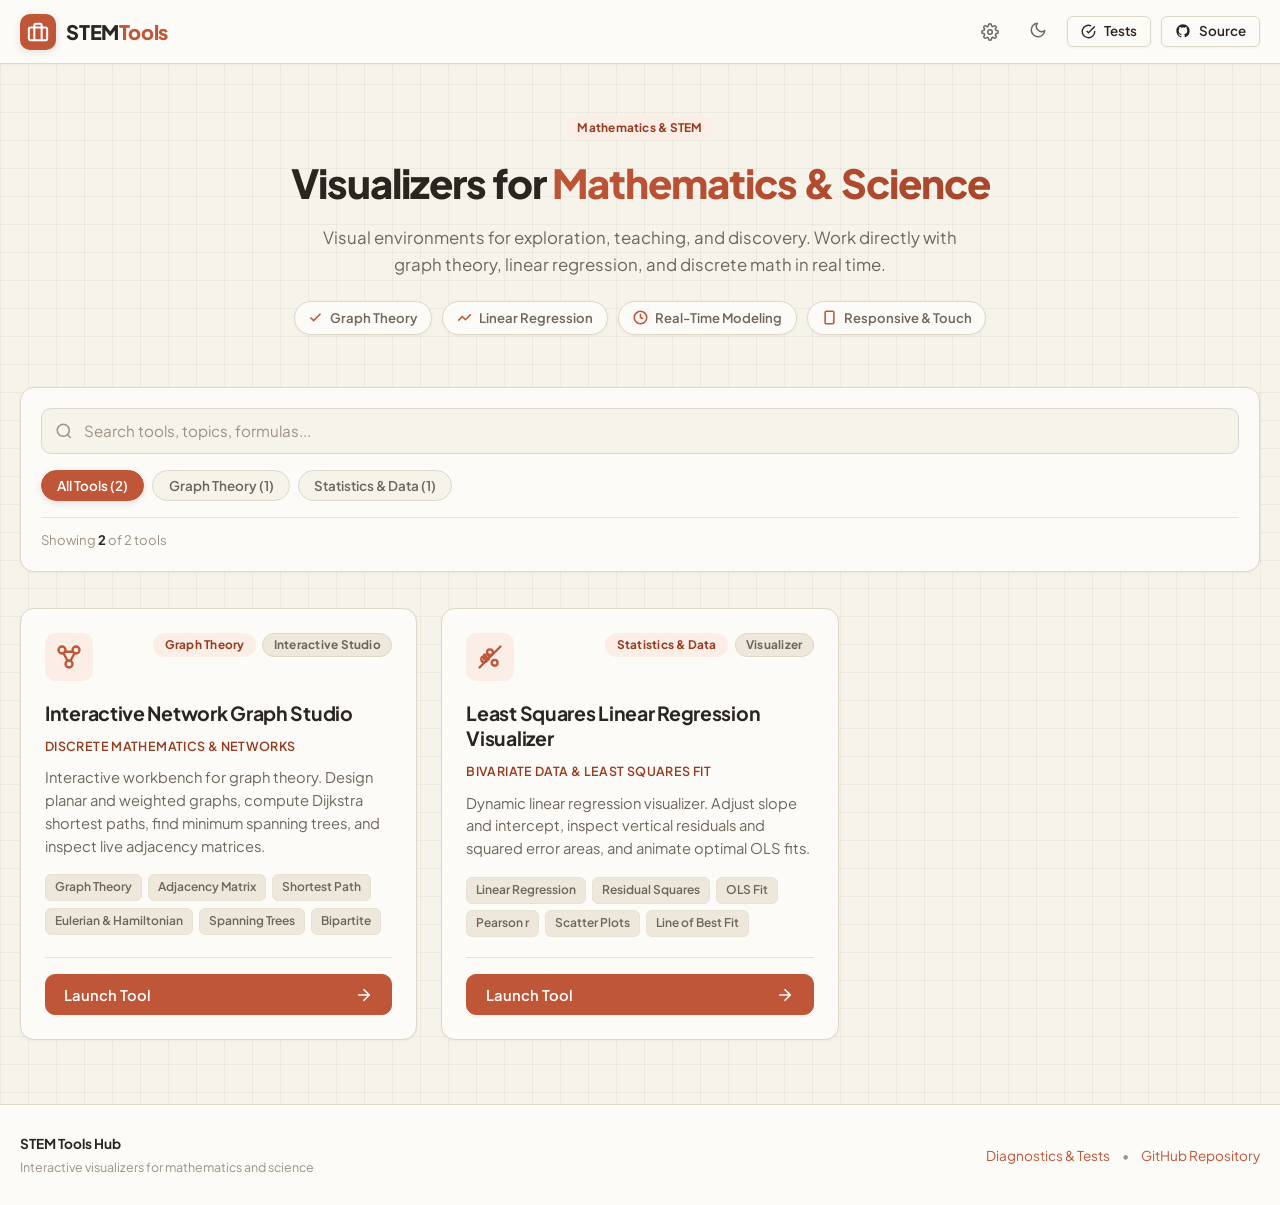
<file: index.html>
<!DOCTYPE html>
<html lang="en" data-theme="light">
<head>
  <meta charset="UTF-8">
  <meta name="viewport" content="width=device-width, initial-scale=1.0">
  <meta name="description" content="Interactive STEM and Mathematics Visualizers for Classrooms, Students, and Teachers.">
  <title>STEM Tools | Interactive Mathematics Visualizers</title>

  <!-- Google Fonts Preconnect -->
  <link rel="preconnect" href="https://fonts.googleapis.com">
  <link rel="preconnect" href="https://fonts.gstatic.com" crossorigin>

  <!-- Shared Design System & Theme CSS -->
  <link rel="stylesheet" href="./shared/css/theme.css">
  <link rel="stylesheet" href="./shared/css/components.css">
  <link rel="stylesheet" href="./shared/css/tool-nav.css">
  <link rel="stylesheet" href="./index.css">

  <!-- Immediate Theme & Accent Initializer -->
  <script src="./shared/js/theme.js"></script>
</head>
<body class="bg-grid-pattern">

  <!-- Global App Header -->
  <header class="app-navbar">
    <div class="nav-container">
      <div class="nav-brand">
        <div class="brand-icon">
          <svg width="22" height="22" viewBox="0 0 24 24" fill="none" stroke="currentColor" stroke-width="2.2" stroke-linecap="round" stroke-linejoin="round">
            <rect x="2" y="7" width="20" height="14" rx="2" ry="2"></rect>
            <path d="M16 21V5a2 2 0 0 0-2-2h-4a2 2 0 0 0-2 2v16"></path>
          </svg>
        </div>
        <span class="brand-name">STEM<span class="brand-accent">Tools</span></span>
      </div>

      <div class="nav-actions">
        <!-- Appearance Settings Button (Accent & Mode) -->
        <button id="btn-settings-toggle" class="btn btn-icon btn-ghost" title="Appearance Settings" aria-label="Appearance Settings">
          <svg width="18" height="18" viewBox="0 0 24 24" fill="none" stroke="currentColor" stroke-width="2" stroke-linecap="round" stroke-linejoin="round">
            <circle cx="12" cy="12" r="3"></circle>
            <path d="M19.4 15a1.65 1.65 0 0 0 .33 1.82l.06.06a2 2 0 0 1 0 2.83 2 2 0 0 1-2.83 0l-.06-.06a1.65 1.65 0 0 0-1.82-.33 1.65 1.65 0 0 0-1 1.51V21a2 2 0 0 1-2 2 2 2 0 0 1-2-2v-.09A1.65 1.65 0 0 0 9 19.4a1.65 1.65 0 0 0-1.82.33l-.06.06a2 2 0 0 1-2.83 0 2 2 0 0 1 0-2.83l.06-.06a1.65 1.65 0 0 0 .33-1.82 1.65 1.65 0 0 0-1.51-1H3a2 2 0 0 1-2-2 2 2 0 0 1 2-2h.09A1.65 1.65 0 0 0 4.6 9a1.65 1.65 0 0 0-.33-1.82l-.06-.06a2 2 0 0 1 0-2.83 2 2 0 0 1 2.83 0l.06.06a1.65 1.65 0 0 0 1.82.33H9a1.65 1.65 0 0 0 1-1.51V3a2 2 0 0 1 2-2 2 2 0 0 1 2 2v.09a1.65 1.65 0 0 0 1 1.51 1.65 1.65 0 0 0 1.82-.33l.06-.06a2 2 0 0 1 2.83 0 2 2 0 0 1 0 2.83l-.06.06a1.65 1.65 0 0 0-.33 1.82V9a1.65 1.65 0 0 0 1.51 1H21a2 2 0 0 1 2 2 2 2 0 0 1-2 2h-.09a1.65 1.65 0 0 0-1.51 1z"></path>
          </svg>
        </button>

        <!-- Light / Dark Theme Switcher -->
        <button id="btn-theme-toggle" class="btn btn-icon btn-ghost" title="Toggle Theme" aria-label="Toggle Theme">
          <span id="theme-icon"></span>
        </button>

        <!-- Diagnostics Link -->
        <a href="./tests/index.html" class="btn btn-secondary btn-sm" title="Diagnostics & Tests">
          <svg width="15" height="15" viewBox="0 0 24 24" fill="none" stroke="currentColor" stroke-width="2.2">
            <path d="M22 11.08V12a10 10 0 1 1-5.93-9.14"></path>
            <polyline points="22 4 12 14.01 9 11.01"></polyline>
          </svg>
          <span class="btn-text">Tests</span>
        </a>

        <!-- GitHub Repo Link -->
        <a href="https://github.com/MrByronEdMcK/MrByronEdMck" target="_blank" rel="noopener noreferrer" class="btn btn-outline btn-sm" title="GitHub Repository">
          <svg width="16" height="16" viewBox="0 0 24 24" fill="currentColor">
            <path fill-rule="evenodd" clip-rule="evenodd" d="M12 2C6.477 2 2 6.484 2 12.017c0 4.425 2.865 8.18 6.839 9.504.5.092.682-.217.682-.483 0-.237-.008-.868-.013-1.703-2.782.605-3.369-1.343-3.369-1.343-.454-1.158-1.11-1.466-1.11-1.466-.908-.62.069-.608.069-.608 1.003.07 1.53 1.032 1.53 1.032.892 1.53 2.341 1.088 2.91.832.092-.647.35-1.088.636-1.338-2.22-.253-4.555-1.113-4.555-4.951 0-1.093.39-1.988 1.029-2.688-.103-.253-.446-1.272.098-2.65 0 0 .84-.27 2.75 1.026A9.564 9.564 0 0112 6.844c.85.004 1.705.115 2.504.337 1.909-1.296 2.747-1.027 2.747-1.027.546 1.379.202 2.398.1 2.651.64.7 1.028 1.595 1.028 2.688 0 3.848-2.339 4.695-4.566 4.943.359.309.678.92.678 1.855 0 1.338-.012 2.419-.012 2.747 0 .268.18.58.688.482A10.019 10.019 0 0022 12.017C22 6.484 17.522 2 12 2z"></path>
          </svg>
          <span class="btn-text">Source</span>
        </a>
      </div>
    </div>
  </header>

  <!-- Main Container -->
  <main class="main-content">
    
    <!-- Hero Section -->
    <section class="hero-section">
      <div class="hero-badge">
        <span class="badge badge-primary">Mathematics &amp; STEM</span>
      </div>
      <h1 class="hero-title">
        Visualizers for <span class="gradient-text">Mathematics &amp; Science</span>
      </h1>
      <p class="hero-description">
        Visual environments for exploration, teaching, and discovery. Work directly with graph theory, linear regression, and discrete math in real time.
      </p>

      <!-- Topic Highlights -->
      <div class="hero-features">
        <div class="feature-pill">
          <svg width="15" height="15" viewBox="0 0 24 24" fill="none" stroke="currentColor" stroke-width="2.5"><polyline points="20 6 9 17 4 12"></polyline></svg>
          <span>Graph Theory</span>
        </div>
        <div class="feature-pill">
          <svg width="15" height="15" viewBox="0 0 24 24" fill="none" stroke="currentColor" stroke-width="2.5"><polyline points="22 7 13.5 15.5 8.5 10.5 2 17"></polyline></svg>
          <span>Linear Regression</span>
        </div>
        <div class="feature-pill">
          <svg width="15" height="15" viewBox="0 0 24 24" fill="none" stroke="currentColor" stroke-width="2.5"><circle cx="12" cy="12" r="10"></circle><polyline points="12 6 12 12 16 14"></polyline></svg>
          <span>Real-Time Modeling</span>
        </div>
        <div class="feature-pill">
          <svg width="15" height="15" viewBox="0 0 24 24" fill="none" stroke="currentColor" stroke-width="2.5"><rect x="5" y="2" width="14" height="20" rx="2" ry="2"></rect><line x1="12" y1="18" x2="12.01" y2="18"></line></svg>
          <span>Responsive &amp; Touch</span>
        </div>
      </div>
    </section>

    <!-- Search & Filter Controls -->
    <section class="controls-section">
      <div class="search-box">
        <svg class="search-icon" width="18" height="18" viewBox="0 0 24 24" fill="none" stroke="currentColor" stroke-width="2">
          <circle cx="11" cy="11" r="8"></circle>
          <line x1="21" y1="21" x2="16.65" y2="16.65"></line>
        </svg>
        <input type="text" id="search-input" class="input-control search-input-field" placeholder="Search tools, topics, formulas..." autocomplete="off">
        <button id="search-clear" class="search-clear-btn" style="display: none;" title="Clear search">✕</button>
      </div>

      <div class="category-filters" id="category-filters">
        <!-- Dynamically rendered category buttons -->
        <button class="filter-btn active" data-category="all">All Tools</button>
        <button class="filter-btn" data-category="Graph Theory">Graph Theory</button>
        <button class="filter-btn" data-category="Statistics & Data">Statistics &amp; Data</button>
      </div>

      <div class="tools-counter" id="tools-counter">
        Showing <strong>2</strong> interactive tools
      </div>
    </section>

    <!-- Tools Grid -->
    <section class="tools-grid-section">
      <div class="tools-grid" id="tools-grid">
        <!-- Populated dynamically by index.js with fallback -->
      </div>
      <div id="no-results" class="no-results-state" style="display: none;">
        <svg width="42" height="42" viewBox="0 0 24 24" fill="none" stroke="currentColor" stroke-width="1.5">
          <circle cx="11" cy="11" r="8"></circle>
          <line x1="21" y1="21" x2="16.65" y2="16.65"></line>
          <line x1="8" y1="11" x2="14" y2="11"></line>
        </svg>
        <h3>No matching tools found</h3>
        <p>Try searching for a different topic or clear your filters.</p>
        <button id="btn-reset-filters" class="btn btn-secondary btn-sm">Reset Filters</button>
      </div>
    </section>

  </main>

  <!-- Footer -->
  <footer class="footer">
    <div class="footer-container">
      <div class="footer-left">
        <strong>STEM Tools Hub</strong>
        <span class="footer-muted">Interactive visualizers for mathematics and science</span>
      </div>
      <div class="footer-right">
        <a href="./tests/index.html">Diagnostics &amp; Tests</a>
        <span class="footer-dot">•</span>
        <a href="https://github.com/MrByronEdMcK/MrByronEdMck" target="_blank" rel="noopener noreferrer">GitHub Repository</a>
      </div>
    </div>
  </footer>

  <!-- Scripts -->
  <script src="./shared/js/tools-data.js"></script>
  <script src="./index.js"></script>
</body>
</html>
</file>
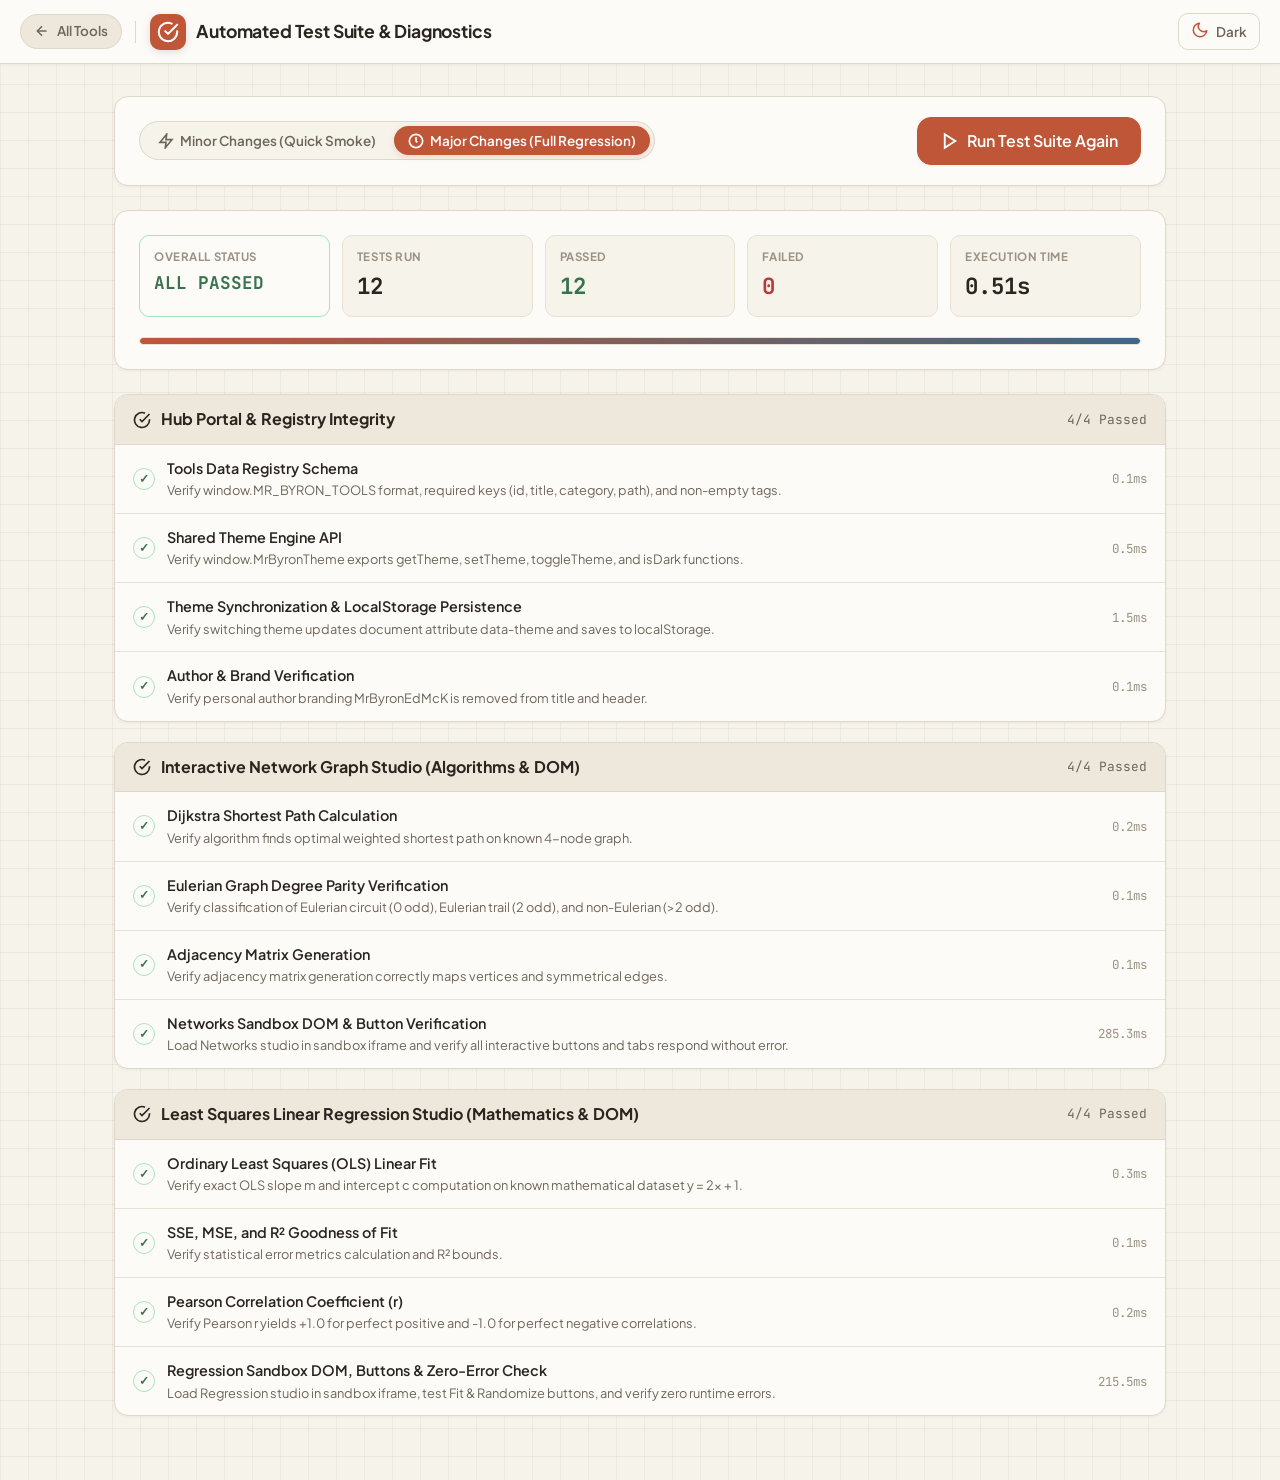
<file: tests/index.html>
<!DOCTYPE html>
<html lang="en" data-theme="light">
<head>
  <meta charset="UTF-8">
  <meta name="viewport" content="width=device-width, initial-scale=1.0">
  <meta name="description" content="Automated Test Suite & Diagnostics">
  <title>Automated Test Suite &amp; Diagnostics</title>

  <!-- Shared Design System -->
  <link rel="preconnect" href="https://fonts.googleapis.com">
  <link rel="preconnect" href="https://fonts.gstatic.com" crossorigin>
  <link href="https://fonts.googleapis.com/css2?family=JetBrains+Mono:wght@400;500;600;700&family=Plus+Jakarta+Sans:wght@400;500;600;700;800&family=Lora:ital,wght@0,500;0,600;1,400&display=swap" rel="stylesheet">
  <link rel="stylesheet" href="../shared/css/theme.css">
  <link rel="stylesheet" href="../shared/css/components.css">
  <link rel="stylesheet" href="../shared/css/tool-nav.css">
  <link rel="stylesheet" href="./runner.css">

  <script src="../shared/js/theme.js"></script>
</head>
<body class="bg-grid-pattern">

  <!-- Header -->
  <header class="mrbyron-tool-header">
    <div class="mrbyron-nav-left">
      <a href="../index.html" class="mrbyron-back-hub btn-back-hub" title="Return to Tools Hub">
        <svg width="16" height="16" viewBox="0 0 24 24" fill="none" stroke="currentColor" stroke-width="2.2">
          <line x1="19" y1="12" x2="5" y2="12"></line>
          <polyline points="12 19 5 12 12 5"></polyline>
        </svg>
        <span class="hub-text">All Tools</span>
      </a>
      <div class="mrbyron-divider"></div>
      <div class="mrbyron-tool-info">
        <div class="brand-icon">
          <svg width="22" height="22" viewBox="0 0 24 24" fill="none" stroke="currentColor" stroke-width="2.2" stroke-linecap="round" stroke-linejoin="round">
            <path d="M22 11.08V12a10 10 0 1 1-5.93-9.14"></path>
            <polyline points="22 4 12 14.01 9 11.01"></polyline>
          </svg>
        </div>
        <h1>Automated Test Suite &amp; Diagnostics</h1>
      </div>
    </div>
    <div class="mrbyron-nav-right">
      <button id="btn-theme-toggle" class="btn-theme-toggle" title="Toggle Theme">
        <span id="theme-icon"></span>
        <span class="theme-label">Theme</span>
      </button>
    </div>
  </header>

  <!-- Main Dashboard -->
  <main class="test-dashboard">

    <!-- Action Toolbar & Mode Selector -->
    <section class="test-controls-card">
      <div class="test-controls-left">
        <div class="suite-mode-selector">
          <button id="btn-mode-quick" class="mode-tab-btn" data-mode="quick">
            <svg width="16" height="16" viewBox="0 0 24 24" fill="none" stroke="currentColor" stroke-width="2.5"><polygon points="13 2 3 14 12 14 11 22 21 10 12 10 13 2"></polygon></svg>
            <span>Minor Changes (Quick Smoke)</span>
          </button>
          <button id="btn-mode-full" class="mode-tab-btn active" data-mode="full">
            <svg width="16" height="16" viewBox="0 0 24 24" fill="none" stroke="currentColor" stroke-width="2.5"><circle cx="12" cy="12" r="10"></circle><polyline points="12 6 12 12 14 14"></polyline></svg>
            <span>Major Changes (Full Regression)</span>
          </button>
        </div>
      </div>

      <div class="test-controls-right">
        <button id="btn-run-tests" class="btn btn-primary btn-lg pulse-btn">
          <svg width="18" height="18" viewBox="0 0 24 24" fill="none" stroke="currentColor" stroke-width="2.5"><polygon points="5 3 19 12 5 21 5 3"></polygon></svg>
          <span id="btn-run-text">Run Test Suite</span>
        </button>
      </div>
    </section>

    <!-- Overall Summary & Metrics Bar -->
    <section class="test-summary-card">
      <div class="metrics-grid">
        <div class="metric-box status-box" id="metric-status-box">
          <span class="metric-label">OVERALL STATUS</span>
          <span class="metric-value status-text" id="metric-status">Ready to Run</span>
        </div>
        <div class="metric-box">
          <span class="metric-label">TESTS RUN</span>
          <span class="metric-value" id="metric-total">0</span>
        </div>
        <div class="metric-box">
          <span class="metric-label">PASSED</span>
          <span class="metric-value pass-text" id="metric-passed">0</span>
        </div>
        <div class="metric-box">
          <span class="metric-label">FAILED</span>
          <span class="metric-value fail-text" id="metric-failed">0</span>
        </div>
        <div class="metric-box">
          <span class="metric-label">EXECUTION TIME</span>
          <span class="metric-value" id="metric-duration">0.00s</span>
        </div>
      </div>

      <!-- Live Progress Bar -->
      <div class="progress-container">
        <div class="progress-bar" id="test-progress-bar" style="width: 0%;"></div>
      </div>
    </section>

    <!-- Test Suites Output List -->
    <section class="test-suites-container" id="test-suites-container">
      <!-- Dynamically filled with test suites and individual assertions -->
    </section>

  </main>

  <!-- Hidden Test Iframe sandbox for DOM simulation -->
  <iframe id="test-sandbox-iframe" style="position: absolute; width: 1px; height: 1px; left: -9999px; top: -9999px; visibility: hidden;"></iframe>

  <!-- Scripts -->
  <script src="../shared/js/tools-data.js"></script>
  <script src="./runner.js"></script>
</body>
</html>
</file>
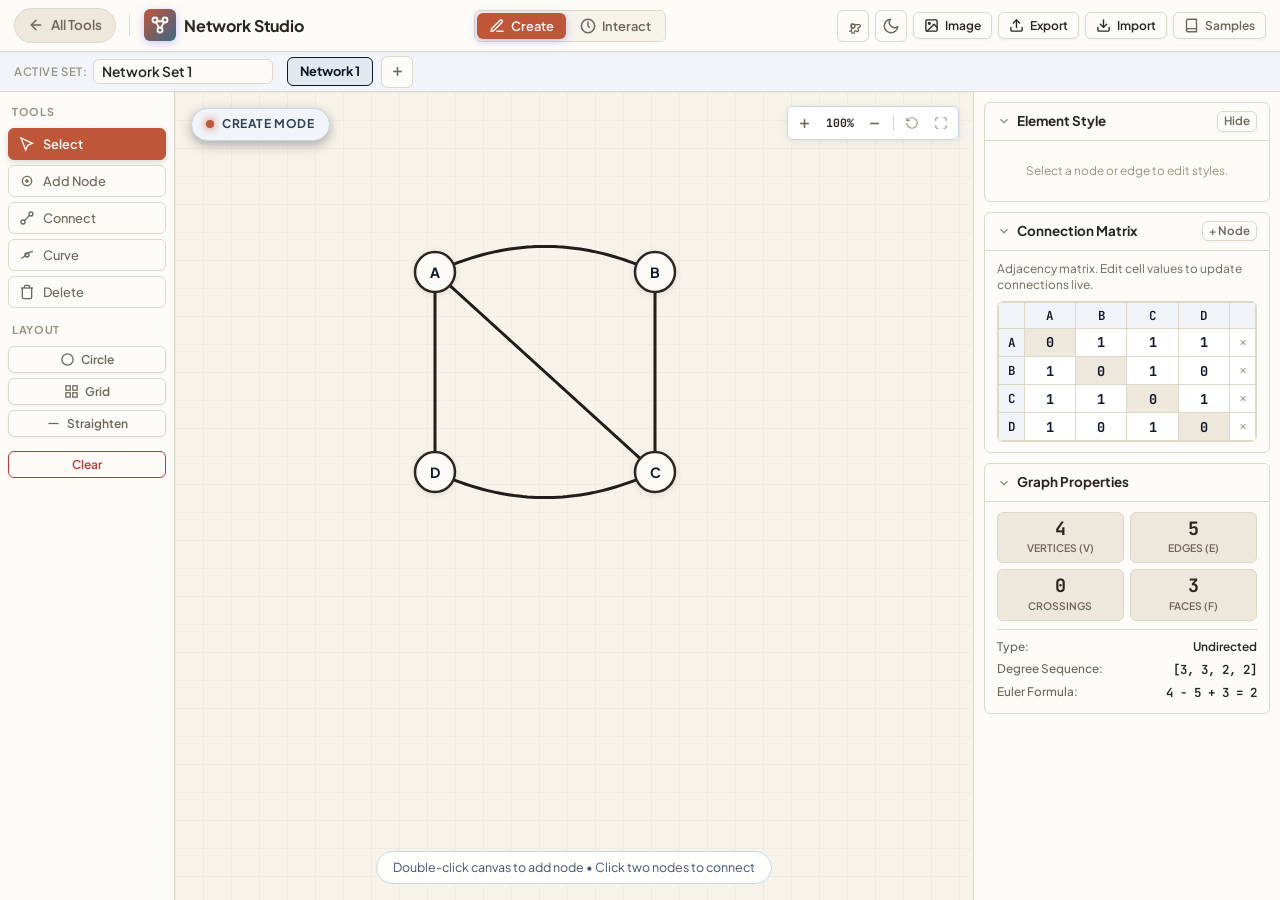
<file: Tools/Networks/index.html>
<!DOCTYPE html>
<html lang="en">
<head>
  <meta charset="UTF-8">
  <meta name="viewport" content="width=device-width, initial-scale=1.0">
  <title>Network Graph Studio | Interactive Graph Workbench</title>
  
  <!-- Shared Design System & Theme Engine -->
  <link rel="preconnect" href="https://fonts.googleapis.com">
  <link rel="preconnect" href="https://fonts.gstatic.com" crossorigin>
  <link rel="stylesheet" href="../../shared/css/theme.css">
  <link rel="stylesheet" href="../../shared/css/components.css">
  <link rel="stylesheet" href="../../shared/css/tool-nav.css">
  <link rel="stylesheet" href="styles.css">
  
  <script src="../../shared/js/theme.js"></script>
</head>
<body class="theme-monochrome">

  <!-- Top Navigation & Header Bar -->
  <header class="app-header">
    <div class="nav-left">
      <a href="../../index.html" class="mrbyron-back-hub btn-back-hub" title="Return to Tools Hub">
        <svg width="16" height="16" viewBox="0 0 24 24" fill="none" stroke="currentColor" stroke-width="2.2" stroke-linecap="round" stroke-linejoin="round">
          <line x1="19" y1="12" x2="5" y2="12"></line>
          <polyline points="12 19 5 12 12 5"></polyline>
        </svg>
        <span class="hub-text">All Tools</span>
      </a>
      
      <div class="nav-divider"></div>

      <div class="brand">
        <div class="brand-icon">
          <svg width="20" height="20" viewBox="0 0 24 24" fill="none" stroke="currentColor" stroke-width="2.2" stroke-linecap="round" stroke-linejoin="round">
            <circle cx="6" cy="6" r="3"/>
            <circle cx="18" cy="6" r="3"/>
            <circle cx="12" cy="18" r="3"/>
            <line x1="8.5" y1="7.5" x2="15.5" y2="7.5"/>
            <line x1="7.2" y1="8.5" x2="10.8" y2="15.5"/>
            <line x1="16.8" y1="8.5" x2="13.2" y2="15.5"/>
          </svg>
        </div>
        <div class="brand-title">
          <h1>Network Studio</h1>
        </div>
      </div>
    </div>

    <!-- Mode Switcher Tabs -->
    <div class="mode-tabs">
      <button id="tab-create" class="tab-btn active" data-pane="create">
        <svg width="15" height="15" viewBox="0 0 24 24" fill="none" stroke="currentColor" stroke-width="2.2" stroke-linecap="round" stroke-linejoin="round">
          <path d="M12 20h9"/>
          <path d="M16.5 3.5a2.121 2.121 0 0 1 3 3L7 19l-4 1 1-4L16.5 3.5z"/>
        </svg>
        <span>Create</span>
      </button>
      <button id="tab-interact" class="tab-btn" data-pane="interact">
        <svg width="15" height="15" viewBox="0 0 24 24" fill="none" stroke="currentColor" stroke-width="2.2" stroke-linecap="round" stroke-linejoin="round">
          <circle cx="12" cy="12" r="10"/>
          <polyline points="12 6 12 12 14 14"/>
        </svg>
        <span>Interact</span>
      </button>
    </div>

    <!-- Global Actions -->
    <div class="header-actions">
      <!-- Appearance Settings Button -->
      <button id="btn-settings-toggle" class="btn-icon" title="Appearance Settings" aria-label="Appearance Settings">
        <svg width="16" height="16" viewBox="0 0 24 24" fill="none" stroke="currentColor" stroke-width="2" stroke-linecap="round" stroke-linejoin="round">
          <circle cx="12" cy="12" r="3"></circle>
          <path d="M19.4 15a1.65 1.65 0 0 0 .33 1.82l.06.06a2 2 0 0 1 0 2.83 2 2 0 0 1-2.83 0l-.06-.06a1.65 1.65 0 0 0-1.82-.33 1.65 1.65 0 0 0-1 1.51V21a2 2 0 0 1-2 2 2 2 0 0 1-2-2v-.09A1.65 1.65 0 0 0 9 19.4a1.65 1.65 0 0 0-1.82.33l-.06.06a2 2 0 0 1 2.83 0 2 2 0 0 1 0-2.83l.06-.06a1.65 1.65 0 0 0-.33-1.82V9a1.65 1.65 0 0 0 1.51 1H21a2 2 0 0 1 2 2 2 2 0 0 1-2 2h-.09a1.65 1.65 0 0 0-1.51 1z"></path>
        </svg>
      </button>

      <!-- Theme Switcher Toggle Button -->
      <button id="btn-theme-toggle" class="btn-icon" title="Toggle Light / Dark Mode" aria-label="Toggle Light / Dark Mode">
        <svg width="16" height="16" viewBox="0 0 24 24" fill="none" stroke="currentColor" stroke-width="2" stroke-linecap="round" stroke-linejoin="round">
          <path d="M21 12.79A9 9 0 1 1 11.21 3 7 7 0 0 0 21 12.79z"></path>
        </svg>
      </button>

      <button id="btn-export-image" class="btn btn-secondary btn-sm" title="Export PNG image">
        <svg width="15" height="15" viewBox="0 0 24 24" fill="none" stroke="currentColor" stroke-width="2.2" stroke-linecap="round" stroke-linejoin="round">
          <rect x="3" y="3" width="18" height="18" rx="2" ry="2"/>
          <circle cx="8.5" cy="8.5" r="1.5"/>
          <polyline points="21 15 16 10 5 21"/>
        </svg>
        <span class="btn-label-text">Image</span>
      </button>

      <button id="btn-export-set" class="btn btn-secondary btn-sm" title="Export Set to JSON">
        <svg width="15" height="15" viewBox="0 0 24 24" fill="none" stroke="currentColor" stroke-width="2.2" stroke-linecap="round" stroke-linejoin="round">
          <path d="M21 15v4a2 2 0 0 1-2 2H5a2 2 0 0 1-2-2v-4"/>
          <polyline points="17 8 12 3 7 8"/>
          <line x1="12" y1="3" x2="12" y2="15"/>
        </svg>
        <span class="btn-label-text">Export</span>
      </button>
      
      <label id="btn-import-label" class="btn btn-secondary btn-sm" title="Import Set from JSON">
        <svg width="15" height="15" viewBox="0 0 24 24" fill="none" stroke="currentColor" stroke-width="2.2" stroke-linecap="round" stroke-linejoin="round">
          <path d="M21 15v4a2 2 0 0 1-2 2H5a2 2 0 0 1-2-2v-4"/>
          <polyline points="7 10 12 15 17 10"/>
          <line x1="12" y1="15" x2="12" y2="3"/>
        </svg>
        <span class="btn-label-text">Import</span>
        <input type="file" id="input-import-set" accept=".json" style="display: none;">
      </label>

      <button id="btn-load-sample" class="btn btn-outline btn-sm" title="Load Sample Graphs">
        <svg width="15" height="15" viewBox="0 0 24 24" fill="none" stroke="currentColor" stroke-width="2.2" stroke-linecap="round" stroke-linejoin="round">
          <path d="M4 19.5A2.5 2.5 0 0 1 6.5 17H20"/>
          <path d="M6.5 2H20v20H6.5A2.5 2.5 0 0 1 4 19.5v-15A2.5 2.5 0 0 1 6.5 2z"/>
        </svg>
        <span class="btn-label-text">Samples</span>
      </button>
    </div>
  </header>

  <!-- Network Set Navigation Bar -->
  <div class="set-bar">
    <div class="set-info">
      <span class="set-label">Active Set:</span>
      <input type="text" id="set-title-input" value="Network Set 1" placeholder="Set Title...">
    </div>
    
    <div class="network-tabs-container">
      <div id="network-tabs" class="network-tabs">
        <!-- Rendered via JS -->
      </div>
      <button id="btn-add-network" class="btn-icon btn-sm" title="Add New Network">
        <svg width="15" height="15" viewBox="0 0 24 24" fill="none" stroke="currentColor" stroke-width="2.5">
          <line x1="12" y1="5" x2="12" y2="19"/>
          <line x1="5" y1="12" x2="19" y2="12"/>
        </svg>
      </button>
    </div>
  </div>

  <!-- Main Workspace Layout -->
  <main class="workspace">
    
    <!-- Left Toolbar (Tool Palette) -->
    <aside class="toolbar" id="main-toolbar">
      <div class="tool-group create-only-tool">
        <div class="group-header">Tools</div>
        <button class="tool-btn active" data-tool="select" title="Select & Move">
          <svg width="18" height="18" viewBox="0 0 24 24" fill="none" stroke="currentColor" stroke-width="2">
            <path d="M3 3l7 18 3-7 7-3L3 3z"/>
          </svg>
          <span>Select</span>
        </button>
        <button class="tool-btn" data-tool="add-vertex" title="Add Vertex">
          <svg width="18" height="18" viewBox="0 0 24 24" fill="none" stroke="currentColor" stroke-width="2">
            <circle cx="12" cy="12" r="7"/>
            <line x1="12" y1="9" x2="12" y2="15"/>
            <line x1="9" y1="12" x2="15" y2="12"/>
          </svg>
          <span>Add Node</span>
        </button>
        <button class="tool-btn" data-tool="add-edge" title="Connect Edge">
          <svg width="18" height="18" viewBox="0 0 24 24" fill="none" stroke="currentColor" stroke-width="2">
            <circle cx="6" cy="18" r="3"/>
            <circle cx="18" cy="6" r="3"/>
            <line x1="8.5" y1="16" x2="15.5" y2="8"/>
          </svg>
          <span>Connect</span>
        </button>
        <button class="tool-btn" data-tool="bend-edge" title="Bend Edge Curve">
          <svg width="18" height="18" viewBox="0 0 24 24" fill="none" stroke="currentColor" stroke-width="2">
            <path d="M3 17c6 0 6-10 18-10"/>
            <circle cx="12" cy="12" r="3"/>
          </svg>
          <span>Curve</span>
        </button>
        <button class="tool-btn tool-danger" data-tool="delete" title="Delete Element">
          <svg width="18" height="18" viewBox="0 0 24 24" fill="none" stroke="currentColor" stroke-width="2">
            <polyline points="3 6 5 6 21 6"/>
            <path d="M19 6v14a2 2 0 0 1-2 2H7a2 2 0 0 1-2-2V6m3 0V4a2 2 0 0 1 2-2h4a2 2 0 0 1 2 2v2"/>
          </svg>
          <span>Delete</span>
        </button>
      </div>

      <div class="tool-group interact-only-tool" style="display: none;">
        <div class="group-header">Interact</div>
        <div class="interact-notice">
          <svg width="16" height="16" viewBox="0 0 24 24" fill="none" stroke="currentColor" stroke-width="2">
            <rect x="3" y="11" width="18" height="11" rx="2" ry="2"/>
            <path d="M7 11V7a5 5 0 0 1 10 0v4"/>
          </svg>
          <span>Topology locked. Drag nodes and handles to disentangle crossings.</span>
        </div>
      </div>

      <div class="tool-group">
        <div class="group-header">Layout</div>
        <button id="btn-layout-circle" class="btn btn-sm btn-outline">
          <svg width="15" height="15" viewBox="0 0 24 24" fill="none" stroke="currentColor" stroke-width="2">
            <circle cx="12" cy="12" r="9"/>
          </svg>
          <span>Circle</span>
        </button>
        <button id="btn-layout-grid" class="btn btn-sm btn-outline">
          <svg width="15" height="15" viewBox="0 0 24 24" fill="none" stroke="currentColor" stroke-width="2">
            <rect x="3" y="3" width="7" height="7"/>
            <rect x="14" y="3" width="7" height="7"/>
            <rect x="14" y="14" width="7" height="7"/>
            <rect x="3" y="14" width="7" height="7"/>
          </svg>
          <span>Grid</span>
        </button>
        <button id="btn-layout-reset-bends" class="btn btn-sm btn-outline" title="Reset curved edges to straight lines">
          <svg width="15" height="15" viewBox="0 0 24 24" fill="none" stroke="currentColor" stroke-width="2">
            <line x1="4" y1="12" x2="20" y2="12"/>
          </svg>
          <span>Straighten</span>
        </button>
      </div>

      <div class="tool-group create-only-tool">
        <button id="btn-clear-graph" class="btn btn-sm btn-danger-outline" style="width: 100%;">
          Clear
        </button>
      </div>
    </aside>

    <!-- Canvas Area -->
    <section class="canvas-container" id="canvas-container">
      
      <!-- Mode Badge Indicator -->
      <div id="pane-mode-badge" class="mode-badge create-mode">
        <span class="badge-dot"></span>
        <span id="pane-badge-text">CREATE MODE</span>
      </div>

      <!-- Planar Indicator Banner (Interact Mode) -->
      <div id="planar-status-banner" class="planar-banner planar-unknown" style="display: none;">
        <div class="planar-status-icon">
          <svg id="planar-icon-svg" width="18" height="18" viewBox="0 0 24 24" fill="none" stroke="currentColor" stroke-width="2.5">
          </svg>
        </div>
        <div class="planar-status-details">
          <strong id="planar-status-title">Checking Planarity...</strong>
          <span id="planar-status-sub">Disentangle edges to test planarity.</span>
        </div>
      </div>

      <!-- Main SVG Layer -->
      <svg id="network-svg" width="100%" height="100%">
        <defs>
          <pattern id="grid-pattern" width="28" height="28" patternUnits="userSpaceOnUse">
            <path d="M 28 0 L 0 0 0 28" fill="none" stroke="var(--grid-line-color)" stroke-width="1"/>
          </pattern>
        </defs>

        <rect width="100%" height="100%" fill="url(#grid-pattern)" />
        
        <!-- Master Viewport Group for Pan & Zoom -->
        <g id="viewport-root">
          <g id="layer-edges"></g>
          <g id="layer-analysis"></g>
          <g id="layer-handles"></g>
          <g id="layer-crossings"></g>
          <g id="layer-vertices"></g>
          <g id="layer-temp"></g>
        </g>
      </svg>

      <!-- Floating Canvas Zoom & View Controls -->
      <div class="canvas-zoom-controls">
        <button id="btn-zoom-in" class="btn-zoom" title="Zoom In (+)">
          <svg width="15" height="15" viewBox="0 0 24 24" fill="none" stroke="currentColor" stroke-width="2.5">
            <line x1="12" y1="5" x2="12" y2="19"/>
            <line x1="5" y1="12" x2="19" y2="12"/>
          </svg>
        </button>
        <span id="zoom-level-label" class="zoom-level-text" title="Click to Reset Zoom">100%</span>
        <button id="btn-zoom-out" class="btn-zoom" title="Zoom Out (-)">
          <svg width="15" height="15" viewBox="0 0 24 24" fill="none" stroke="currentColor" stroke-width="2.5">
            <line x1="5" y1="12" x2="19" y2="12"/>
          </svg>
        </button>
        <div class="zoom-divider"></div>
        <button id="btn-zoom-reset" class="btn-zoom btn-zoom-action" title="Reset Zoom (100%)">
          <svg width="14" height="14" viewBox="0 0 24 24" fill="none" stroke="currentColor" stroke-width="2">
            <path d="M3 12a9 9 0 1 0 9-9 9.75 9.75 0 0 0-6.74 2.74L3 8"/>
            <path d="M3 3v5h5"/>
          </svg>
        </button>
        <button id="btn-zoom-fit" class="btn-zoom btn-zoom-action" title="Fit Network to View">
          <svg width="14" height="14" viewBox="0 0 24 24" fill="none" stroke="currentColor" stroke-width="2">
            <path d="M8 3H5a2 2 0 0 0-2 2v3m18 0V5a2 2 0 0 0-2-2h-3m0 18h3a2 2 0 0 0 2-2v-3M3 16v3a2 2 0 0 0 2 2h3"/>
          </svg>
        </button>
      </div>

      <!-- Canvas Hint Overlay -->
      <div class="canvas-hint" id="canvas-hint">
        <span id="hint-text">Double-click canvas to add node • Click two nodes to connect</span>
      </div>
    </section>

    <!-- Right Sidebar (Inspector, Matrix & Graph Stats) -->
    <aside class="sidebar">
      
      <!-- Element Style Inspector Section (Active in Create Mode) -->
      <div class="sidebar-card create-only-tool" id="card-element-inspector">
        <div class="card-header" data-toggle-card="card-element-inspector">
          <div class="card-header-title">
            <svg class="collapse-icon" width="14" height="14" viewBox="0 0 24 24" fill="none" stroke="currentColor" stroke-width="2.5">
              <polyline points="6 9 12 15 18 9"></polyline>
            </svg>
            <span id="inspector-title">Element Style</span>
          </div>
          <div class="card-header-actions" style="display: flex; gap: 4px; align-items: center;">
            <button id="btn-deselect-element" class="btn btn-xs btn-outline" style="display: none;" title="Deselect element">Deselect</button>
            <button id="btn-toggle-inspector-card" class="btn btn-xs btn-outline" title="Hide/Show element style panel">Hide</button>
          </div>
        </div>

        <!-- Default Empty State -->
        <div class="card-body" id="inspector-body-empty">
          <p class="card-desc" style="margin-bottom: 0; text-align: center; padding: 12px 0; color: var(--text-dim);">
            Select a node or edge to edit styles.
          </p>
        </div>

        <!-- Edge Customization Controls -->
        <div class="card-body" id="inspector-body-edge" style="display: none;">
          <div class="inspector-field">
            <label class="field-label">Line Style</label>
            <div class="btn-group-segmented" id="edge-style-group">
              <button class="seg-btn active" data-style="solid">Solid</button>
              <button class="seg-btn" data-style="dashed">Dashed</button>
              <button class="seg-btn" data-style="dotted">Dotted</button>
            </div>
          </div>

          <div class="inspector-field">
            <label class="field-label">Direction</label>
            <div class="btn-group-segmented" id="edge-direction-group">
              <button class="seg-btn active" data-dir="none" title="Undirected">None</button>
              <button class="seg-btn" data-dir="forward" title="Forward (A to B)">&rarr;</button>
              <button class="seg-btn" data-dir="reverse" title="Reverse (B to A)">&larr;</button>
              <button class="seg-btn" data-dir="bidirectional" title="Bidirectional">&harr;</button>
            </div>
          </div>

          <div class="inspector-field">
            <div class="field-label-row">
              <label class="field-label">Thickness</label>
              <span id="val-edge-thickness" class="field-val-badge">3px</span>
            </div>
            <div class="btn-group-thickness" id="edge-thickness-group">
              <button class="thick-btn" data-thick="1.5">1.5px</button>
              <button class="thick-btn active" data-thick="3">3px</button>
              <button class="thick-btn" data-thick="5">5px</button>
              <button class="thick-btn" data-thick="7">7px</button>
            </div>
          </div>

          <div class="inspector-field">
            <label class="field-label">Color</label>
            <div class="color-palette-container">
              <div class="color-palette" id="edge-color-palette">
                <!-- Color swatches -->
              </div>
              <div class="custom-color-picker-wrap">
                <input type="color" id="edge-custom-color" class="custom-color-input" title="Custom color">
                <span class="custom-color-label">Custom</span>
              </div>
            </div>
          </div>

          <div class="inspector-field">
            <div class="field-label-row">
              <label class="field-label" for="input-edge-weight">Weight / Label</label>
            </div>
            <input type="text" id="input-edge-weight" class="inspector-input" placeholder="e.g. 5, 3.5, x...">
          </div>

          <div class="inspector-actions">
            <button id="btn-reset-edge-style" class="btn btn-xs btn-outline" style="flex: 1;">Reset</button>
            <button id="btn-delete-selected-edge" class="btn btn-xs btn-danger-outline create-only-inline">Delete Edge</button>
          </div>
        </div>

        <!-- Vertex Customization Controls -->
        <div class="card-body" id="inspector-body-vertex" style="display: none;">
          <div class="inspector-field">
            <label class="field-label" for="input-vertex-label">Node Label</label>
            <input type="text" id="input-vertex-label" class="inspector-input" maxlength="12" placeholder="e.g. A, B, 1...">
          </div>

          <div class="inspector-field">
            <label class="field-label">Fill Color</label>
            <div class="color-palette-container">
              <div class="color-palette" id="vertex-fill-palette">
                <!-- Swatches -->
              </div>
              <div class="custom-color-picker-wrap">
                <input type="color" id="vertex-custom-fill" class="custom-color-input" title="Custom fill">
                <span class="custom-color-label">Custom</span>
              </div>
            </div>
          </div>

          <div class="inspector-field">
            <label class="field-label">Border Color</label>
            <div class="color-palette-container">
              <div class="color-palette" id="vertex-stroke-palette">
                <!-- Swatches -->
              </div>
              <div class="custom-color-picker-wrap">
                <input type="color" id="vertex-custom-stroke" class="custom-color-input" title="Custom border">
                <span class="custom-color-label">Custom</span>
              </div>
            </div>
          </div>

          <div class="inspector-field">
            <div class="field-label-row">
              <label class="field-label">Border Thickness</label>
              <span id="val-vertex-stroke-width" class="field-val-badge">2.5px</span>
            </div>
            <div class="btn-group-thickness" id="vertex-stroke-width-group">
              <button class="thick-btn" data-thick="1.5">1.5px</button>
              <button class="thick-btn active" data-thick="2.5">2.5px</button>
              <button class="thick-btn" data-thick="4">4px</button>
              <button class="thick-btn" data-thick="6">6px</button>
            </div>
          </div>

          <div class="inspector-actions">
            <button id="btn-reset-vertex-style" class="btn btn-xs btn-outline" style="flex: 1;">Reset</button>
            <button id="btn-delete-selected-vertex" class="btn btn-xs btn-danger-outline create-only-inline">Delete Node</button>
          </div>
        </div>

      </div>

      <!-- Graph Analysis & Path Explorer (Active in Interact Mode) -->
      <div class="sidebar-card interact-only-tool" id="card-interact-analysis" style="display: none;">
        <div class="card-header" data-toggle-card="card-interact-analysis">
          <div class="card-header-title">
            <svg class="collapse-icon" width="14" height="14" viewBox="0 0 24 24" fill="none" stroke="currentColor" stroke-width="2.5">
              <polyline points="6 9 12 15 18 9"></polyline>
            </svg>
            <span>Path Explorer &amp; Analysis</span>
          </div>
        </div>
        
        <div class="card-body">
          <p class="card-desc">
            Calculate shortest paths and spanning trees.
          </p>

          <!-- Shortest Path Sub-Section -->
          <div class="analysis-section">
            <div class="analysis-title">
              <svg width="14" height="14" viewBox="0 0 24 24" fill="none" stroke="currentColor" stroke-width="2">
                <path d="M13 2L3 14h9l-1 8 10-12h-9l1-8z"/>
              </svg>
              <span>Shortest Path (Dijkstra)</span>
            </div>
            <div class="path-picker-row">
              <div class="path-picker-col">
                <label class="analysis-label">Start</label>
                <select id="select-path-start" class="inspector-input analysis-select"></select>
              </div>
              <div class="path-picker-arrow">&rarr;</div>
              <div class="path-picker-col">
                <label class="analysis-label">End</label>
                <select id="select-path-end" class="inspector-input analysis-select"></select>
              </div>
            </div>
            <button id="btn-find-shortest-path" class="btn btn-sm btn-primary" style="width: 100%; margin-top: 6px;">
              Find Shortest Path
            </button>
          </div>

          <!-- Algorithms Sub-Section -->
          <div class="analysis-section" style="margin-top: 10px;">
            <div class="analysis-title">
              <svg width="14" height="14" viewBox="0 0 24 24" fill="none" stroke="currentColor" stroke-width="2">
                <rect x="2" y="7" width="20" height="14" rx="2" ry="2"/>
                <path d="M16 21V5a2 2 0 0 0-2-2h-4a2 2 0 0 0-2 2v16"/>
              </svg>
              <span>Algorithms</span>
            </div>
            <div class="analysis-btn-grid">
              <button id="btn-find-mst" class="btn btn-xs btn-outline">Min Spanning Tree</button>
              <button id="btn-check-eulerian" class="btn btn-xs btn-outline">Check Euler Trail</button>
            </div>
          </div>

          <!-- Live Analysis Results Output Box -->
          <div id="analysis-result-box" class="analysis-result-box" style="display: none;">
            <div class="result-header">
              <span id="result-title">Shortest Path Found</span>
              <button id="btn-clear-analysis" class="btn btn-xs btn-outline">Clear</button>
            </div>
            <div id="result-badge-val" class="result-badge">Total Distance: 0</div>
            <div id="result-path-seq" class="result-sequence">A &rarr; B</div>
            <div id="result-notes" class="result-notes"></div>
          </div>
        </div>
      </div>

      <!-- Adjacency Connection Matrix Section (Active in Create Mode) -->
      <div class="sidebar-card create-only-tool" id="card-matrix">
        <div class="card-header" data-toggle-card="card-matrix">
          <div class="card-header-title">
            <svg class="collapse-icon" width="14" height="14" viewBox="0 0 24 24" fill="none" stroke="currentColor" stroke-width="2.5">
              <polyline points="6 9 12 15 18 9"></polyline>
            </svg>
            <span>Connection Matrix</span>
          </div>
          <button id="btn-add-matrix-vertex" class="btn btn-xs btn-outline create-only-inline" title="Add New Node via Matrix">
            + Node
          </button>
        </div>
        
        <div class="card-body">
          <p class="card-desc" id="matrix-desc">
            Adjacency matrix. Edit cell values to update connections live.
          </p>

          <div class="matrix-table-wrapper">
            <table id="matrix-table" class="matrix-table">
              <!-- Matrix rendered dynamically -->
            </table>
          </div>
        </div>
      </div>

      <!-- Graph Statistics & Properties Section -->
      <div class="sidebar-card" id="card-properties">
        <div class="card-header" data-toggle-card="card-properties">
          <div class="card-header-title">
            <svg class="collapse-icon" width="14" height="14" viewBox="0 0 24 24" fill="none" stroke="currentColor" stroke-width="2.5">
              <polyline points="6 9 12 15 18 9"></polyline>
            </svg>
            <span>Graph Properties</span>
          </div>
        </div>
        
        <div class="card-body">
          <div class="stats-grid">
            <div class="stat-item">
              <span class="stat-value" id="stat-vertices">0</span>
              <span class="stat-label">Vertices (V)</span>
            </div>
            <div class="stat-item">
              <span class="stat-value" id="stat-edges">0</span>
              <span class="stat-label">Edges (E)</span>
            </div>
            <div class="stat-item">
              <span class="stat-value" id="stat-crossings">0</span>
              <span class="stat-label">Crossings</span>
            </div>
            <div class="stat-item">
              <span class="stat-value" id="stat-faces">-</span>
              <span class="stat-label">Faces (F)</span>
            </div>
          </div>

          <div class="property-list">
            <div class="prop-row">
              <span class="prop-name">Type:</span>
              <span class="prop-val" id="prop-type">Undirected</span>
            </div>
            <div class="prop-row">
              <span class="prop-name">Degree Sequence:</span>
              <span class="prop-val mono" id="prop-degrees">[]</span>
            </div>
            <div class="prop-row">
              <span class="prop-name">Euler Formula:</span>
              <span class="prop-val mono" id="prop-euler">V - E + F = 2</span>
            </div>
          </div>
        </div>
      </div>

    </aside>
  </main>

  <!-- Sample Selector Modal -->
  <div id="modal-sample" class="modal-overlay" style="display: none;">
    <div class="modal-card">
      <div class="modal-header">
        <h2>Sample Networks</h2>
        <button class="btn-close" id="btn-close-sample-modal">&times;</button>
      </div>
      <div class="modal-body">
        <p style="color: var(--text-muted); font-size: 0.9rem;">Choose a classic graph theory problem to load:</p>
        <div class="sample-grid">
          <div class="sample-card" data-sample="k33">
            <div class="sample-badge">Non-Planar</div>
            <h3>Three Utilities Problem (K₃,₃)</h3>
            <p>6 vertices, 9 edges. Connect 3 houses to 3 utilities without crossing lines.</p>
          </div>
          <div class="sample-card" data-sample="k5">
            <div class="sample-badge">Non-Planar</div>
            <h3>Complete Graph (K₅)</h3>
            <p>5 vertices where every pair is connected by an edge. Minimal non-planar graph.</p>
          </div>
          <div class="sample-card" data-sample="planar_challenge1">
            <div class="sample-badge planar">Planar Challenge</div>
            <h3>Octahedron Graph</h3>
            <p>Planar graph arranged with overlapping edges. Disentangle vertices to eliminate crossings.</p>
          </div>
          <div class="sample-card" data-sample="planar_challenge2">
            <div class="sample-badge planar">Planar Challenge</div>
            <h3>Nested Prism Graph</h3>
            <p>8-vertex planar network. Untangle intersecting lines into a clean planar embedding.</p>
          </div>
          <div class="sample-card" data-sample="konigsberg">
            <div class="sample-badge">Multigraph</div>
            <h3>Bridges of Königsberg</h3>
            <p>4 land masses connected by 7 bridges.</p>
          </div>
        </div>
      </div>
    </div>
  </div>

  <script src="app.js"></script>
</body>
</html>
</file>
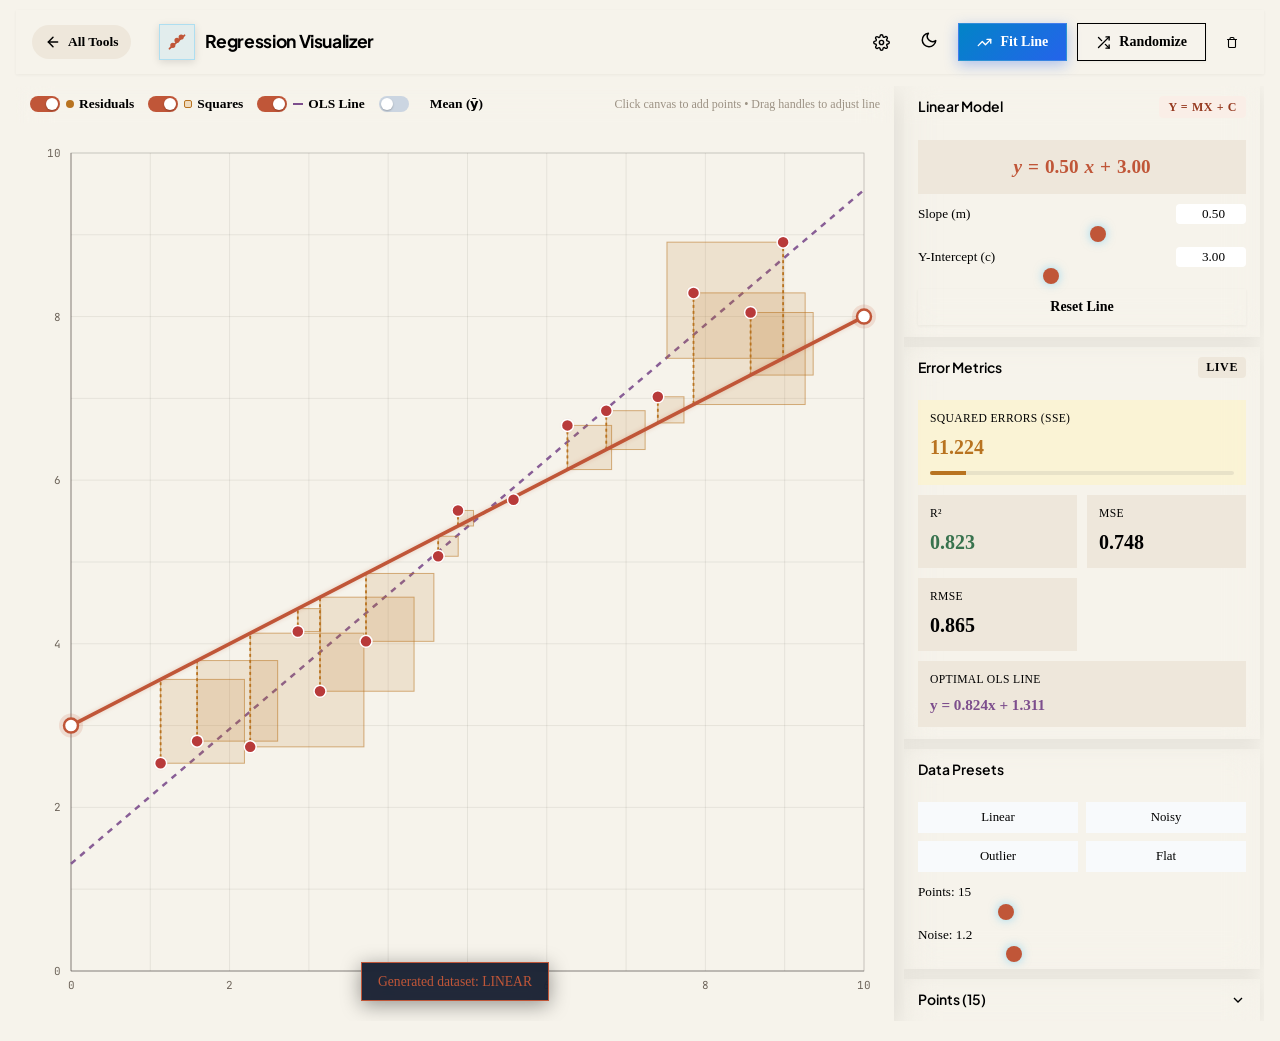
<file: Tools/Regression/index.html>
<!DOCTYPE html>
<html lang="en">
<head>
  <meta charset="UTF-8">
  <meta name="viewport" content="width=device-width, initial-scale=1.0">
  <title>Linear Regression Visualizer | Least Squares Fit</title>
  <meta name="description" content="Interactive visualizer for Linear Least Squares Regression, vertical residuals, and squared error areas.">

  <!-- Google Fonts -->
  <link rel="preconnect" href="https://fonts.googleapis.com">
  <link rel="preconnect" href="https://fonts.gstatic.com" crossorigin>
  <link href="https://fonts.googleapis.com/css2?family=Lora:ital,wght@0,500;0,600;1,400&family=Plus+Jakarta+Sans:wght@400;500;600;700;800&family=JetBrains+Mono:wght@400;500;600&display=swap" rel="stylesheet">

  <!-- Shared Design System & Theme Engine -->
  <link rel="stylesheet" href="../../shared/css/theme.css">
  <link rel="stylesheet" href="../../shared/css/components.css">
  <link rel="stylesheet" href="../../shared/css/tool-nav.css">
  <link rel="stylesheet" href="styles.css">

  <script src="../../shared/js/theme.js"></script>
</head>
<body>
  <div class="app-container">
    <!-- Top Header -->
    <header class="app-header">
      <div class="nav-left">
        <a href="../../index.html" class="mrbyron-back-hub btn-back-hub" title="Return to Tools Hub">
          <svg width="16" height="16" viewBox="0 0 24 24" fill="none" stroke="currentColor" stroke-width="2.2" stroke-linecap="round" stroke-linejoin="round">
            <line x1="19" y1="12" x2="5" y2="12"></line>
            <polyline points="12 19 5 12 12 5"></polyline>
          </svg>
          <span class="hub-text">All Tools</span>
        </a>

        <div class="nav-divider"></div>

        <div class="brand">
          <div class="brand-icon">
            <svg width="20" height="20" viewBox="0 0 24 24" fill="none" stroke="currentColor" stroke-width="2.2" stroke-linecap="round" stroke-linejoin="round">
              <line x1="3" y1="20" x2="21" y2="4"></line>
              <circle cx="7" cy="16" r="2" fill="currentColor"></circle>
              <circle cx="12" cy="10" r="2" fill="currentColor"></circle>
              <circle cx="17" cy="6" r="2" fill="currentColor"></circle>
            </svg>
          </div>
          <div class="brand-title">
            <h1>Regression Visualizer</h1>
          </div>
        </div>
      </div>

      <div class="header-actions">
        <!-- Appearance Settings Button -->
        <button id="btn-settings-toggle" class="btn btn-icon btn-ghost" title="Appearance Settings" aria-label="Appearance Settings">
          <svg width="17" height="17" viewBox="0 0 24 24" fill="none" stroke="currentColor" stroke-width="2" stroke-linecap="round" stroke-linejoin="round">
            <circle cx="12" cy="12" r="3"></circle>
            <path d="M19.4 15a1.65 1.65 0 0 0 .33 1.82l.06.06a2 2 0 0 1 0 2.83 2 2 0 0 1-2.83 0l-.06-.06a1.65 1.65 0 0 0-1.82-.33 1.65 1.65 0 0 0-1 1.51V21a2 2 0 0 1-2 2 2 2 0 0 1-2-2v-.09A1.65 1.65 0 0 0 9 19.4a1.65 1.65 0 0 0-1.82.33l-.06.06a2 2 0 0 1-2.83 0 2 2 0 0 1 0-2.83l.06-.06a1.65 1.65 0 0 0 .33-1.82 1.65 1.65 0 0 0-1.51-1H3a2 2 0 0 1-2-2 2 2 0 0 1 2-2h.09A1.65 1.65 0 0 0 4.6 9a1.65 1.65 0 0 0-.33-1.82l-.06-.06a2 2 0 0 1 0-2.83 2 2 0 0 1 2.83 0l.06.06a1.65 1.65 0 0 0 1.82.33H9a1.65 1.65 0 0 0 1-1.51V3a2 2 0 0 1 2-2 2 2 0 0 1 2 2v.09a1.65 1.65 0 0 0 1 1.51 1.65 1.65 0 0 0 1.82-.33l.06-.06a2 2 0 0 1 2.83 0 2 2 0 0 1 0 2.83l-.06.06a1.65 1.65 0 0 0-.33 1.82V9a1.65 1.65 0 0 0 1.51 1H21a2 2 0 0 1 2 2 2 2 0 0 1-2 2h-.09a1.65 1.65 0 0 0-1.51 1z"></path>
          </svg>
        </button>

        <button id="btn-theme-toggle" class="btn btn-icon btn-ghost" title="Toggle Theme" aria-label="Toggle Theme">
          <span id="theme-icon"></span>
          <span class="theme-label" style="display: none;">Theme</span>
        </button>

        <button id="btn-fit" class="btn btn-primary btn-sm">
          <svg width="15" height="15" viewBox="0 0 24 24" fill="none" stroke="currentColor" stroke-width="2.2" stroke-linecap="round" stroke-linejoin="round">
            <polyline points="22 7 13.5 15.5 8.5 10.5 2 17"></polyline>
            <polyline points="16 7 22 7 22 13"></polyline>
          </svg>
          <span>Fit Line</span>
        </button>

        <button id="btn-randomize" class="btn btn-secondary btn-sm">
          <svg width="15" height="15" viewBox="0 0 24 24" fill="none" stroke="currentColor" stroke-width="2.2" stroke-linecap="round" stroke-linejoin="round">
            <polyline points="16 3 21 3 21 8"></polyline>
            <line x1="4" y1="20" x2="21" y2="3"></line>
            <polyline points="21 16 21 21 16 21"></polyline>
            <line x1="15" y1="15" x2="21" y2="21"></line>
            <line x1="4" y1="4" x2="9" y2="9"></line>
          </svg>
          <span>Randomize</span>
        </button>

        <button id="btn-clear" class="btn btn-ghost btn-sm btn-icon" title="Clear points">
          <svg width="15" height="15" viewBox="0 0 24 24" fill="none" stroke="currentColor" stroke-width="2.2" stroke-linecap="round" stroke-linejoin="round">
            <polyline points="3 6 5 6 21 6"></polyline>
            <path d="M19 6v14a2 2 0 0 1-2 2H7a2 2 0 0 1-2-2V6m3 0V4a2 2 0 0 1 2-2h4a2 2 0 0 1 2 2v2"></path>
          </svg>
        </button>
      </div>
    </header>

    <!-- Main Workspace (Canvas + Controls Sidebar) -->
    <main class="workspace">
      <!-- Canvas Container -->
      <section class="canvas-section">
        <!-- Canvas Overlay Controls Bar -->
        <div class="canvas-overlay-bar">
          <div class="toggle-group">
            <label class="toggle-switch">
              <input type="checkbox" id="chk-residuals" checked>
              <span class="slider"></span>
              <span class="toggle-label">
                <span class="color-dot amber"></span> Residuals
              </span>
            </label>

            <label class="toggle-switch">
              <input type="checkbox" id="chk-squares" checked>
              <span class="slider"></span>
              <span class="toggle-label">
                <span class="color-dot yellow-box"></span> Squares
              </span>
            </label>

            <label class="toggle-switch">
              <input type="checkbox" id="chk-ols" checked>
              <span class="slider"></span>
              <span class="toggle-label">
                <span class="color-dot purple-dashed"></span> OLS Line
              </span>
            </label>

            <label class="toggle-switch">
              <input type="checkbox" id="chk-meany">
              <span class="slider"></span>
              <span class="toggle-label">
                <span class="color-dot gray-dashed"></span> Mean (ȳ)
              </span>
            </label>
          </div>

          <div class="canvas-hint">
            <span>Click canvas to add points • Drag handles to adjust line</span>
          </div>
        </div>

        <!-- Main Interactive Canvas -->
        <div class="canvas-wrapper">
          <canvas id="regression-canvas"></canvas>
          
          <!-- Toast notification overlay -->
          <div id="toast-message" class="toast hidden"></div>
        </div>
      </section>

      <!-- Sidebar Controls & Analytics -->
      <aside class="sidebar">
        <!-- Section 1: Line Formula & Equation Controls -->
        <div class="card">
          <div class="card-header">
            <h3>Linear Model</h3>
            <span class="badge badge-primary">y = mx + c</span>
          </div>
          <div class="card-body">
            <div class="equation-display">
              <span class="eq-var">y</span> = 
              <span class="eq-val" id="val-m-display">1.00</span><span class="eq-var">x</span> 
              <span class="eq-op" id="val-c-sign">+</span> 
              <span class="eq-val" id="val-c-display">0.00</span>
            </div>

            <!-- Slope Slider -->
            <div class="control-field">
              <div class="field-label">
                <label for="slider-m">Slope (m)</label>
                <input type="number" id="num-m" step="0.05" min="-10" max="10" value="1.00" class="num-input">
              </div>
              <input type="range" id="slider-m" step="0.01" min="-5" max="5" value="1">
            </div>

            <!-- Intercept Slider -->
            <div class="control-field">
              <div class="field-label">
                <label for="slider-c">Y-Intercept (c)</label>
                <input type="number" id="num-c" step="0.1" min="-10" max="10" value="0.00" class="num-input">
              </div>
              <input type="range" id="slider-c" step="0.05" min="-5" max="15" value="0">
            </div>

            <button id="btn-reset-line" class="btn btn-outline btn-sm btn-block">
              Reset Line
            </button>
          </div>
        </div>

        <!-- Section 2: Live Statistics -->
        <div class="card highlight-card">
          <div class="card-header">
            <h3>Error Metrics</h3>
            <span class="badge badge-secondary">Live</span>
          </div>
          <div class="card-body">
            <div class="stats-grid">
              <!-- SSE Stat Card -->
              <div class="stat-box primary-stat">
                <div class="stat-label">
                  <span>Squared Errors (SSE)</span>
                </div>
                <div class="stat-value amber-text" id="stat-sse">0.000</div>
                <div class="stat-progress-bar">
                  <div class="progress-fill amber-bg" id="bar-sse" style="width: 50%;"></div>
                </div>
              </div>

              <!-- R-squared Stat -->
              <div class="stat-box">
                <div class="stat-label">
                  <span>R²</span>
                </div>
                <div class="stat-value green-text" id="stat-r2">0.000</div>
              </div>

              <!-- MSE Stat -->
              <div class="stat-box">
                <div class="stat-label">MSE</div>
                <div class="stat-value" id="stat-mse">0.000</div>
              </div>

              <!-- RMSE Stat -->
              <div class="stat-box">
                <div class="stat-label">RMSE</div>
                <div class="stat-value" id="stat-rmse">0.000</div>
              </div>

              <!-- Best Fit Comparison -->
              <div class="stat-box full-width">
                <div class="stat-label">Optimal OLS Line</div>
                <div class="ols-equation" id="ols-equation-display">y = 1.000x + 0.000</div>
              </div>
            </div>
          </div>
        </div>

        <!-- Section 3: Data Presets & Generation -->
        <div class="card">
          <div class="card-header">
            <h3>Data Presets</h3>
          </div>
          <div class="card-body">
            <div class="preset-buttons">
              <button class="preset-btn" data-preset="linear">Linear</button>
              <button class="preset-btn" data-preset="noisy">Noisy</button>
              <button class="preset-btn" data-preset="outlier">Outlier</button>
              <button class="preset-btn" data-preset="horizontal">Flat</button>
            </div>

            <div class="control-field">
              <div class="field-label">
                <label for="gen-count">Points: <span id="gen-count-val">15</span></label>
              </div>
              <input type="range" id="gen-count" min="3" max="50" value="15">
            </div>

            <div class="control-field">
              <div class="field-label">
                <label for="gen-noise">Noise: <span id="gen-noise-val">1.2</span></label>
              </div>
              <input type="range" id="gen-noise" min="0.1" max="4.0" step="0.1" value="1.2">
            </div>
          </div>
        </div>

        <!-- Section 4: Data Point List Drawer -->
        <div class="card collapsible-card">
          <div class="card-header" id="points-accordion-header">
            <h3>Points (<span id="point-count-badge">0</span>)</h3>
            <svg class="chevron-icon" width="16" height="16" viewBox="0 0 24 24" fill="none" stroke="currentColor" stroke-width="2">
              <polyline points="6 9 12 15 18 9"></polyline>
            </svg>
          </div>
          <div class="card-body accordion-content hidden" id="points-accordion-content">
            <div class="table-container">
              <table class="points-table">
                <thead>
                  <tr>
                    <th>#</th>
                    <th>X</th>
                    <th>Y</th>
                    <th>eᵢ</th>
                    <th>eᵢ²</th>
                    <th></th>
                  </tr>
                </thead>
                <tbody id="points-table-body">
                  <!-- Dynamically populated -->
                </tbody>
              </table>
            </div>
          </div>
        </div>
      </aside>
    </main>
  </div>

  <script src="app.js"></script>
</body>
</html>
</file>
<file: shared/css/theme.css>
/* ==========================================================================
   Tools Hub - Shared Design System & Theme Engine
   Warm, Natural Editorial Aesthetic (Aligned with StudyCards design system)
   ========================================================================== */

@import url('https://fonts.googleapis.com/css2?family=Lora:ital,wght@0,500;0,600;1,400&family=Plus+Jakarta+Sans:wght@400;500;600;700;800&family=JetBrains+Mono:wght@400;500;600&display=swap');

:root {
  /* ------------------------------------------------------------------------
     Color Palette (Light Mode: Warm Oat / Parchment Beige & Natural Clay)
     ------------------------------------------------------------------------ */
  --bg-primary: #f6f3eb;        /* Warm oatmeal paper canvas */
  --bg-surface: #fdfbf7;        /* Clean warm ivory card surface */
  --bg-surface-hover: #eee8dc;  /* Gentle warm hover */
  --bg-card: #fdfbf7;           /* Card background */
  --bg-subtle: #eee7db;         /* Subtle warm container/tag backdrop */

  --border-color: #dfd7c8;      /* Soft natural linen border */
  --border-subtle: #e8e2d5;
  --border-focus: #c05638;      /* Terracotta accent focus ring */

  --text-main: #2b2520;         /* Deep espresso / charcoal ink */
  --text-muted: #6e655b;        /* Warm stone taupe */
  --text-light: #9c9284;        /* Soft warm stone */
  --text-inverted: #ffffff;

  /* Earthy Accents */
  --primary: #c05638;           /* Warm terracotta / rust clay */
  --primary-hover: #a7452a;     /* Deeper baked clay */
  --primary-light: #faeee7;     /* Soft terracotta wash */
  --primary-text: #963a20;      /* Rich terracotta text */

  --success: #38734e;           /* Garden sage / deep olive */
  --success-hover: #2d5e3f;
  --success-light: #eaf3ed;
  --success-text: #225134;

  --warning: #b87320;           /* Honey amber / warm ochre */
  --warning-hover: #9c5f14;
  --warning-light: #fdf3e5;
  --warning-text: #7b4507;

  --danger: #b83a3a;            /* Soft brick crimson */
  --danger-hover: #9c2d2d;
  --danger-light: #fbeeed;
  --danger-text: #7c1f1f;

  --info: #3d6884;              /* Slate river blue */
  --info-light: #ecf3f8;
  --info-text: #234c68;

  /* Ambient Natural Shadows */
  --shadow-sm: 0 1px 3px rgba(43, 37, 32, 0.05);
  --shadow-md: 0 4px 10px -2px rgba(43, 37, 32, 0.07), 0 2px 4px -2px rgba(43, 37, 32, 0.04);
  --shadow-lg: 0 12px 24px -4px rgba(43, 37, 32, 0.08), 0 4px 8px -2px rgba(43, 37, 32, 0.03);
  --shadow-xl: 0 20px 32px -6px rgba(43, 37, 32, 0.1);

  /* Radii - Natural, comfortable curves */
  --radius-sm: 6px;
  --radius-md: 10px;
  --radius-lg: 14px;
  --radius-xl: 20px;
  --radius-full: 9999px;

  /* Typography */
  --font-sans: 'Plus Jakarta Sans', -apple-system, BlinkMacSystemFont, "Segoe UI", Roboto, sans-serif;
  --font-serif: 'Lora', Georgia, serif;
  --font-display: 'Plus Jakarta Sans', -apple-system, BlinkMacSystemFont, "Segoe UI", Roboto, sans-serif;
  --font-mono: 'JetBrains Mono', monospace;

  /* Layout */
  --header-height: 64px;

  /* Transitions */
  --transition-fast: 0.15s ease;
  --transition-normal: 0.25s ease;
  --transition-smooth: 0.35s cubic-bezier(0.16, 1, 0.3, 1);

  /* Backward Compatibility Aliases for legacy tools */
  --bg-body: var(--bg-primary);
  --bg-surface-subtle: var(--bg-subtle);
  --bg-dark: var(--bg-primary);
  --border-main: var(--border-color);
  --border-strong: var(--border-color);
  --text-dim: var(--text-light);
  --accent-primary: var(--primary);
  --accent-primary-hover: var(--primary-hover);
  --accent-primary-subtle: var(--primary-light);
  --accent-primary-glow: rgba(192, 86, 56, 0.18);
  --accent-secondary: var(--info);
  --accent-secondary-subtle: var(--info-light);
  --accent-success: var(--success);
  --accent-warning: var(--warning);
  --accent-danger: var(--danger);

  --grid-line-color: rgba(43, 37, 32, 0.05);
}

/* ------------------------------------------------------------------------
   Dark Mode Tokens (Warm Night Study / Dark Walnut & Roasted Espresso)
   ------------------------------------------------------------------------ */
[data-theme="dark"],
body.theme-dark {
  --bg-primary: #191715;        /* Deep roasted coffee bean */
  --bg-surface: #23201c;        /* Warm dark wood card */
  --bg-surface-hover: #2c2823;
  --bg-card: #23201c;
  --bg-subtle: #2b2722;

  --border-color: #38322b;      /* Muted espresso timber border */
  --border-subtle: #2e2923;
  --border-focus: #e07a57;

  --text-main: #f3efe6;         /* Warm ivory text */
  --text-muted: #aca294;        /* Soft warm taupe */
  --text-light: #7a7164;
  --text-inverted: #191715;

  --primary: #e07a57;           /* Warm peach terracotta */
  --primary-hover: #eb8d6b;
  --primary-light: #39241b;
  --primary-text: #f7c2b2;

  --success: #52996d;
  --success-hover: #63aa7e;
  --success-light: #1f3024;
  --success-text: #a0dcba;

  --warning: #d99436;
  --warning-hover: #e5a448;
  --warning-light: #3a2811;
  --warning-text: #fad698;

  --danger: #d95858;
  --danger-hover: #e56b6b;
  --danger-light: #381919;
  --danger-text: #fca5a5;

  --info: #5d91b4;
  --info-light: #1b2b38;
  --info-text: #bcd9ec;

  --shadow-sm: 0 1px 3px rgba(0, 0, 0, 0.35);
  --shadow-md: 0 4px 12px rgba(0, 0, 0, 0.45);
  --shadow-lg: 0 12px 28px rgba(0, 0, 0, 0.55);
  --shadow-xl: 0 20px 36px rgba(0, 0, 0, 0.65);

  /* Legacy aliases for dark mode */
  --bg-body: var(--bg-primary);
  --bg-surface-subtle: var(--bg-subtle);
  --bg-dark: var(--bg-primary);
  --border-main: var(--border-color);
  --border-strong: var(--border-color);
  --text-dim: var(--text-light);
  --accent-primary: var(--primary);
  --accent-primary-hover: var(--primary-hover);
  --accent-primary-subtle: var(--primary-light);
  --accent-primary-glow: rgba(224, 122, 87, 0.25);
  --accent-secondary: var(--info);
  --accent-secondary-subtle: var(--info-light);
  --accent-success: var(--success);
  --accent-warning: var(--warning);
  --accent-danger: var(--danger);

  --grid-line-color: rgba(255, 255, 255, 0.04);
}

/* ==========================================================================
   User Selectable Accent Themes (Orange, Green, Blue, Pink, Yellow, Red, Purple)
   ========================================================================== */

/* 1. Orange / Terracotta (Default) */
[data-accent="orange"],
:root:not([data-accent]) {
  --primary: #c05638;
  --primary-hover: #a7452a;
  --primary-light: #faeee7;
  --primary-text: #963a20;
  --border-focus: #c05638;
}
[data-theme="dark"][data-accent="orange"],
[data-theme="dark"]:not([data-accent]),
body.theme-dark[data-accent="orange"],
body.theme-dark:not([data-accent]) {
  --primary: #e07a57;
  --primary-hover: #eb8d6b;
  --primary-light: #39241b;
  --primary-text: #f7c2b2;
  --border-focus: #e07a57;
}

/* 2. Green / Sage & Forest */
[data-accent="green"] {
  --primary: #38734e;
  --primary-hover: #2d5e3f;
  --primary-light: #eaf3ed;
  --primary-text: #225134;
  --border-focus: #38734e;
}
[data-theme="dark"][data-accent="green"],
body.theme-dark[data-accent="green"] {
  --primary: #52996d;
  --primary-hover: #63aa7e;
  --primary-light: #1f3024;
  --primary-text: #a0dcba;
  --border-focus: #52996d;
}

/* 3. Blue / River Slate & Denim */
[data-accent="blue"] {
  --primary: #366482;
  --primary-hover: #2b5069;
  --primary-light: #e9f1f6;
  --primary-text: #1e445d;
  --border-focus: #366482;
}
[data-theme="dark"][data-accent="blue"],
body.theme-dark[data-accent="blue"] {
  --primary: #548bb0;
  --primary-hover: #659cc2;
  --primary-light: #1c2a35;
  --primary-text: #a4cbdf;
  --border-focus: #548bb0;
}

/* 4. Pink / Dusty Rose & Blush */
[data-accent="pink"] {
  --primary: #b84e72;
  --primary-hover: #9e3f60;
  --primary-light: #faeef3;
  --primary-text: #8e3152;
  --border-focus: #b84e72;
}
[data-theme="dark"][data-accent="pink"],
body.theme-dark[data-accent="pink"] {
  --primary: #d96b92;
  --primary-hover: #e47d9f;
  --primary-light: #381d28;
  --primary-text: #f8bad0;
  --border-focus: #d96b92;
}

/* 5. Yellow / Golden Amber & Honey Ochre */
[data-accent="yellow"] {
  --primary: #b87320;
  --primary-hover: #9c5f14;
  --primary-light: #fdf3e5;
  --primary-text: #7b4507;
  --border-focus: #b87320;
}
[data-theme="dark"][data-accent="yellow"],
body.theme-dark[data-accent="yellow"] {
  --primary: #d99436;
  --primary-hover: #e5a448;
  --primary-light: #3a2811;
  --primary-text: #fad698;
  --border-focus: #d99436;
}

/* 6. Red / Crimson Brick */
[data-accent="red"] {
  --primary: #b83a3a;
  --primary-hover: #9c2d2d;
  --primary-light: #fbeeed;
  --primary-text: #7c1f1f;
  --border-focus: #b83a3a;
}
[data-theme="dark"][data-accent="red"],
body.theme-dark[data-accent="red"] {
  --primary: #d95858;
  --primary-hover: #e56b6b;
  --primary-light: #381919;
  --primary-text: #fca5a5;
  --border-focus: #d95858;
}

/* 7. Purple / Warm Plum & Violet */
[data-accent="purple"] {
  --primary: #7d4e8d;
  --primary-hover: #693f77;
  --primary-light: #f6eefa;
  --primary-text: #5b3269;
  --border-focus: #7d4e8d;
}
[data-theme="dark"][data-accent="purple"],
body.theme-dark[data-accent="purple"] {
  --primary: #a871b8;
  --primary-hover: #b882c7;
  --primary-light: #311f38;
  --primary-text: #e2c2eb;
  --border-focus: #a871b8;
}

/* ==========================================================================
   Base Elements Reset & Global Setup
   ========================================================================== */

*, *::before, *::after {
  box-sizing: border-box;
  margin: 0;
  padding: 0;
}

html {
  font-size: 16px;
  scroll-behavior: smooth;
  overflow-x: hidden;
  max-width: 100vw;
}

body {
  font-family: var(--font-sans);
  background-color: var(--bg-primary);
  color: var(--text-main);
  line-height: 1.55;
  -webkit-font-smoothing: antialiased;
  -moz-osx-font-smoothing: grayscale;
  min-height: 100vh;
  transition: background-color var(--transition-normal), 
              color var(--transition-normal),
              border-color var(--transition-normal);
}

/* Subtle background grid pattern */
.bg-grid-pattern {
  background-image: 
    linear-gradient(to right, var(--grid-line-color) 1px, transparent 1px),
    linear-gradient(to bottom, var(--grid-line-color) 1px, transparent 1px);
  background-size: 28px 28px;
}

a {
  color: var(--primary);
  text-decoration: none;
  transition: color var(--transition-fast);
}

a:hover {
  color: var(--primary-hover);
}

img, svg, canvas {
  max-width: 100%;
}

input, select, textarea, button {
  font-family: inherit;
  box-sizing: border-box;
}

/* Utility Animations */
.animate-fade-in {
  animation: fadeIn 0.25s ease-out forwards;
}

.animate-scale-up {
  animation: scaleUp 0.2s cubic-bezier(0.16, 1, 0.3, 1) forwards;
}

@keyframes fadeIn {
  from { opacity: 0; transform: translateY(6px); }
  to { opacity: 1; transform: translateY(0); }
}

@keyframes scaleUp {
  from { opacity: 0; transform: scale(0.96); }
  to { opacity: 1; transform: scale(1); }
}

.hidden {
  display: none !important;
}
</file>
<file: shared/css/components.css>
/* ==========================================================================
   Tools Hub - Shared UI Components Library
   Aligned with FlashCards design system (Buttons, Cards, Inputs, Modals & Swatches)
   ========================================================================== */

/* --------------------------------------------------------------------------
   Buttons
   -------------------------------------------------------------------------- */
.btn {
  display: inline-flex;
  align-items: center;
  justify-content: center;
  gap: 0.5rem;
  font-family: var(--font-sans);
  font-size: 0.92rem;
  font-weight: 600;
  line-height: 1.25;
  padding: 0.6rem 1.15rem;
  border-radius: var(--radius-md);
  border: 1px solid transparent;
  cursor: pointer;
  user-select: none;
  text-decoration: none;
  white-space: nowrap;
  transition: all var(--transition-fast);
  box-shadow: var(--shadow-sm);
}

.btn:active {
  transform: translateY(1px);
}

.btn:focus-visible {
  outline: 2px solid var(--border-focus);
  outline-offset: 2px;
}

/* Primary Button */
.btn-primary {
  background-color: var(--primary);
  color: #ffffff;
  border-color: var(--primary);
}

.btn-primary:hover {
  background-color: var(--primary-hover);
  border-color: var(--primary-hover);
  box-shadow: var(--shadow-md);
  color: #ffffff;
}

/* Secondary Button */
.btn-secondary {
  background-color: var(--bg-surface);
  color: var(--text-main);
  border-color: var(--border-color);
}

.btn-secondary:hover {
  background-color: var(--bg-surface-hover);
  border-color: var(--text-muted);
}

/* Outline Button */
.btn-outline {
  background-color: transparent;
  color: var(--text-main);
  border-color: var(--border-color);
}

.btn-outline:hover {
  background-color: var(--bg-subtle);
  border-color: var(--primary);
  color: var(--primary);
}

/* Ghost Button */
.btn-ghost {
  background-color: transparent;
  color: var(--text-muted);
  border-color: transparent;
  box-shadow: none;
}

.btn-ghost:hover {
  background-color: var(--bg-subtle);
  color: var(--text-main);
}

/* Danger Button */
.btn-danger {
  background-color: var(--danger);
  color: #ffffff;
  border-color: var(--danger);
}

.btn-danger:hover {
  background-color: var(--danger-hover);
  border-color: var(--danger-hover);
}

.btn-danger-outline {
  background-color: transparent;
  color: var(--danger);
  border-color: var(--danger);
  box-shadow: none;
}

.btn-danger-outline:hover {
  background-color: var(--danger-light);
}

/* Sizing Modifiers */
.btn-lg {
  padding: 0.8rem 1.4rem;
  font-size: 1rem;
  border-radius: var(--radius-lg);
}

.btn-sm {
  padding: 0.4rem 0.8rem;
  font-size: 0.84rem;
  border-radius: var(--radius-sm);
}

.btn-xs {
  padding: 0.25rem 0.55rem;
  font-size: 0.76rem;
  border-radius: var(--radius-sm);
}

.btn-icon {
  width: 38px;
  height: 38px;
  padding: 0;
  border-radius: var(--radius-md);
  flex-shrink: 0;
}

.btn-icon.btn-sm {
  width: 32px;
  height: 32px;
}

.btn-block {
  display: flex;
  width: 100%;
}

.btn-close {
  background: none;
  border: none;
  color: var(--text-muted);
  font-size: 1.4rem;
  cursor: pointer;
  padding: 4px 8px;
  line-height: 1;
  border-radius: var(--radius-sm);
  transition: all var(--transition-fast);
}

.btn-close:hover {
  color: var(--text-main);
  background-color: var(--bg-subtle);
}

/* --------------------------------------------------------------------------
   Badges, Pills & Tags
   -------------------------------------------------------------------------- */
.badge {
  display: inline-flex;
  align-items: center;
  gap: 0.35rem;
  font-size: 0.74rem;
  font-weight: 700;
  padding: 0.25rem 0.65rem;
  border-radius: var(--radius-full);
  line-height: 1.2;
  letter-spacing: 0.02em;
}

.badge-primary {
  background-color: var(--primary-light);
  color: var(--primary-text);
  border: 1px solid transparent;
}

.badge-secondary {
  background-color: var(--bg-subtle);
  color: var(--text-muted);
  border: 1px solid var(--border-color);
}

.tag {
  display: inline-flex;
  align-items: center;
  font-size: 0.75rem;
  font-weight: 600;
  padding: 0.2rem 0.55rem;
  border-radius: var(--radius-sm);
  background-color: var(--bg-subtle);
  color: var(--text-muted);
  border: 1px solid var(--border-subtle);
  transition: all var(--transition-fast);
}

.tag:hover {
  border-color: var(--border-color);
  color: var(--text-main);
}

/* --------------------------------------------------------------------------
   Cards
   -------------------------------------------------------------------------- */
.card {
  background-color: var(--bg-card);
  border: 1px solid var(--border-color);
  border-radius: var(--radius-lg);
  box-shadow: var(--shadow-sm);
  overflow: hidden;
  transition: border-color var(--transition-normal), box-shadow var(--transition-normal);
}

.card:hover {
  box-shadow: var(--shadow-md);
}

.card-header {
  padding: 1rem 1.25rem;
  border-bottom: 1px solid var(--border-color);
  display: flex;
  align-items: center;
  justify-content: space-between;
  gap: 0.75rem;
}

.card-header h2,
.card-header h3 {
  font-family: var(--font-display);
  font-size: 1.05rem;
  font-weight: 700;
  color: var(--text-main);
  margin: 0;
}

.card-body {
  padding: 1.25rem;
}

.card-footer {
  padding: 0.9rem 1.25rem;
  border-top: 1px solid var(--border-color);
  background-color: var(--bg-subtle);
  display: flex;
  align-items: center;
  justify-content: flex-end;
  gap: 0.75rem;
}

/* --------------------------------------------------------------------------
   Form Inputs & Controls
   -------------------------------------------------------------------------- */
.input-control,
.form-input,
.form-select,
.form-textarea {
  width: 100%;
  font-family: var(--font-sans);
  font-size: 0.92rem;
  color: var(--text-main);
  background-color: var(--bg-surface);
  border: 1px solid var(--border-color);
  border-radius: var(--radius-md);
  padding: 0.6rem 0.85rem;
  outline: none;
  transition: border-color var(--transition-fast), box-shadow var(--transition-fast);
}

.input-control:focus,
.form-input:focus,
.form-select:focus,
.form-textarea:focus {
  border-color: var(--border-focus);
  box-shadow: 0 0 0 3px var(--primary-light);
}

.input-control::placeholder,
.form-input::placeholder {
  color: var(--text-light);
}

/* Toggle Switches */
.toggle-switch {
  position: relative;
  display: inline-flex;
  align-items: center;
  gap: 0.5rem;
  cursor: pointer;
  user-select: none;
}

.toggle-switch input {
  position: absolute;
  opacity: 0;
  width: 0;
  height: 0;
}

.toggle-switch .slider {
  position: relative;
  width: 38px;
  height: 22px;
  background-color: var(--border-color);
  border-radius: var(--radius-full);
  transition: background-color var(--transition-fast);
  flex-shrink: 0;
}

.toggle-switch .slider::before {
  content: "";
  position: absolute;
  height: 16px;
  width: 16px;
  left: 3px;
  top: 3px;
  background-color: #ffffff;
  border-radius: 50%;
  box-shadow: 0 1px 3px rgba(0, 0, 0, 0.2);
  transition: transform var(--transition-fast);
}

.toggle-switch input:checked + .slider {
  background-color: var(--primary);
}

.toggle-switch input:checked + .slider::before {
  transform: translateX(16px);
}

.toggle-label {
  font-size: 0.84rem;
  font-weight: 600;
  color: var(--text-main);
  display: flex;
  align-items: center;
  gap: 0.4rem;
}

/* --------------------------------------------------------------------------
   Settings Modal & Accent Swatch Picker
   -------------------------------------------------------------------------- */
.modal-overlay {
  position: fixed;
  inset: 0;
  z-index: 200;
  background-color: rgba(25, 23, 21, 0.5);
  backdrop-filter: blur(4px);
  -webkit-backdrop-filter: blur(4px);
  display: flex;
  align-items: center;
  justify-content: center;
  padding: 1rem;
  animation: fadeIn 0.2s ease-out;
}

.modal-card {
  background-color: var(--bg-surface);
  border: 1px solid var(--border-color);
  border-radius: var(--radius-lg);
  box-shadow: var(--shadow-xl);
  max-width: 500px;
  width: 100%;
  overflow: hidden;
  animation: scaleUp 0.2s cubic-bezier(0.16, 1, 0.3, 1);
}

.modal-header {
  padding: 1.15rem 1.4rem;
  border-bottom: 1px solid var(--border-color);
  display: flex;
  align-items: center;
  justify-content: space-between;
}

.modal-header h2 {
  font-family: var(--font-display);
  font-size: 1.2rem;
  font-weight: 700;
  color: var(--text-main);
  margin: 0;
}

.modal-body {
  padding: 1.4rem;
  display: flex;
  flex-direction: column;
  gap: 1.25rem;
}

.setting-row {
  display: flex;
  flex-direction: column;
  gap: 0.5rem;
}

.setting-title {
  font-size: 0.88rem;
  font-weight: 700;
  color: var(--text-main);
}

.setting-sub {
  font-size: 0.78rem;
  color: var(--text-muted);
}

/* Accent Swatch Picker */
.accent-color-picker {
  display: flex;
  align-items: center;
  gap: 0.65rem;
  flex-wrap: wrap;
  padding: 0.4rem 0.1rem;
}

.accent-swatch-option {
  display: flex;
  flex-direction: column;
  align-items: center;
  gap: 0.35rem;
  cursor: pointer;
  position: relative;
}

.accent-swatch-option input[type="radio"] {
  position: absolute;
  opacity: 0;
  pointer-events: none;
}

.accent-swatch {
  width: 32px;
  height: 32px;
  border-radius: var(--radius-full);
  background-color: var(--swatch-color);
  border: 2px solid transparent;
  display: flex;
  align-items: center;
  justify-content: center;
  transition: transform var(--transition-fast), box-shadow var(--transition-fast);
}

.accent-swatch-option:hover .accent-swatch {
  transform: scale(1.12);
}

.accent-swatch-option input[type="radio"]:checked + .accent-swatch {
  box-shadow: 0 0 0 2.5px var(--text-main), 0 2px 8px rgba(0, 0, 0, 0.25);
  transform: scale(1.08);
}

.accent-swatch-option input[type="radio"]:checked + .accent-swatch::after {
  content: '✓';
  color: #ffffff;
  font-size: 0.85rem;
  font-weight: 800;
  line-height: 1;
}

.accent-swatch-label {
  font-size: 0.72rem;
  font-weight: 600;
  color: var(--text-muted);
}

.accent-swatch-option input[type="radio"]:checked ~ .accent-swatch-label {
  color: var(--text-main);
  font-weight: 700;
}

/* Theme segmented control */
.theme-segmented-control {
  display: grid;
  grid-template-columns: 1fr 1fr;
  gap: 0.5rem;
  background-color: var(--bg-subtle);
  padding: 0.3rem;
  border-radius: var(--radius-md);
  border: 1px solid var(--border-color);
}

.theme-seg-btn {
  display: flex;
  align-items: center;
  justify-content: center;
  gap: 0.5rem;
  padding: 0.55rem;
  border-radius: var(--radius-sm);
  background: transparent;
  border: none;
  font-size: 0.88rem;
  font-weight: 600;
  color: var(--text-muted);
  cursor: pointer;
  transition: all var(--transition-fast);
}

.theme-seg-btn.active {
  background-color: var(--bg-surface);
  color: var(--text-main);
  box-shadow: var(--shadow-sm);
}
</file>
<file: shared/css/tool-nav.css>
/* ==========================================================================
   Tools Hub - Unified Navigation Header
   Harmonized with FlashCards navbar layout and responsive multi-device rules
   ========================================================================== */

.app-navbar,
.app-header,
.mrbyron-tool-header {
  position: sticky;
  top: 0;
  z-index: 100;
  height: var(--header-height, 64px);
  background-color: var(--bg-surface);
  border-bottom: 1px solid var(--border-color);
  box-shadow: var(--shadow-sm);
  transition: background-color var(--transition-normal), border-color var(--transition-normal);
  padding: 0 1.25rem;
  display: flex;
  align-items: center;
  justify-content: space-between;
  width: 100%;
}

.nav-container {
  max-width: 1280px;
  width: 100%;
  margin: 0 auto;
  display: flex;
  align-items: center;
  justify-content: space-between;
  gap: 1rem;
}

/* Navigation Left Area */
.nav-left,
.mrbyron-nav-left {
  display: flex;
  align-items: center;
  gap: 0.85rem;
}

/* Return to Hub Button */
.btn-back-hub,
.mrbyron-back-hub {
  display: inline-flex;
  align-items: center;
  gap: 0.45rem;
  font-family: var(--font-sans);
  font-size: 0.84rem;
  font-weight: 600;
  color: var(--text-muted);
  background-color: var(--bg-subtle);
  border: 1px solid var(--border-color);
  padding: 0.4rem 0.8rem;
  border-radius: var(--radius-full);
  text-decoration: none;
  transition: all var(--transition-fast);
  white-space: nowrap;
}

.btn-back-hub:hover,
.mrbyron-back-hub:hover {
  color: var(--primary);
  border-color: var(--primary);
  background-color: var(--primary-light);
  transform: translateX(-2px);
}

.btn-back-hub svg,
.mrbyron-back-hub svg {
  transition: transform var(--transition-fast);
}

.btn-back-hub:hover svg,
.mrbyron-back-hub:hover svg {
  transform: translateX(-2px);
}

.nav-divider,
.mrbyron-divider {
  width: 1px;
  height: 22px;
  background-color: var(--border-color);
}

/* Brand Identity */
.nav-brand,
.brand {
  display: flex;
  align-items: center;
  gap: 0.65rem;
  text-decoration: none;
  user-select: none;
  cursor: pointer;
}

.brand-icon {
  width: 36px;
  height: 36px;
  border-radius: var(--radius-md);
  background-color: var(--primary);
  color: #ffffff;
  display: flex;
  align-items: center;
  justify-content: center;
  box-shadow: 0 2px 8px rgba(0, 0, 0, 0.12);
  flex-shrink: 0;
  transition: background-color var(--transition-normal);
}

.brand-name {
  font-family: var(--font-display);
  font-size: 1.25rem;
  font-weight: 800;
  letter-spacing: -0.02em;
  color: var(--text-main);
  line-height: 1.15;
}

.brand-accent {
  color: var(--primary);
}

.tool-info-header,
.mrbyron-tool-info {
  display: flex;
  align-items: center;
  gap: 0.65rem;
}

.tool-info-header h1,
.mrbyron-tool-info h1,
.brand-title h1 {
  font-family: var(--font-display);
  font-size: 1.1rem;
  font-weight: 700;
  color: var(--text-main);
  margin: 0;
  letter-spacing: -0.01em;
}

.tool-subtitle,
.sub-tag,
.subtitle {
  font-size: 0.76rem;
  font-weight: 500;
  color: var(--text-muted);
}

/* Navigation Actions Right Area */
.nav-actions,
.mrbyron-nav-right,
.header-actions {
  display: flex;
  align-items: center;
  gap: 0.65rem;
  flex-shrink: 0;
}

/* Theme Toggle Button */
.btn-theme-toggle {
  display: inline-flex;
  align-items: center;
  justify-content: center;
  gap: 0.45rem;
  background-color: var(--bg-surface);
  border: 1px solid var(--border-color);
  color: var(--text-muted);
  font-size: 0.84rem;
  font-weight: 600;
  padding: 0.45rem 0.75rem;
  border-radius: var(--radius-md);
  cursor: pointer;
  transition: all var(--transition-fast);
}

.btn-theme-toggle:hover {
  background-color: var(--bg-subtle);
  color: var(--text-main);
  border-color: var(--text-muted);
}

.btn-theme-toggle svg {
  color: var(--primary);
  flex-shrink: 0;
}

/* Settings Button */
.btn-settings {
  display: inline-flex;
  align-items: center;
  justify-content: center;
  width: 36px;
  height: 36px;
  padding: 0;
  border-radius: var(--radius-md);
  background-color: var(--bg-surface);
  border: 1px solid var(--border-color);
  color: var(--text-muted);
  cursor: pointer;
  transition: all var(--transition-fast);
}

.btn-settings:hover {
  background-color: var(--bg-subtle);
  color: var(--text-main);
  border-color: var(--primary);
}

/* --------------------------------------------------------------------------
   Responsive Layout Breakpoints for Header
   -------------------------------------------------------------------------- */
@media (max-width: 900px) {
  .app-navbar,
  .app-header,
  .mrbyron-tool-header {
    height: auto;
    min-height: 58px;
    padding: 0.5rem 1rem;
  }

  .nav-container {
    gap: 0.5rem;
  }

  .brand-name {
    font-size: 1.1rem;
  }

  .tool-subtitle,
  .sub-tag,
  .subtitle {
    display: none;
  }

  .btn-theme-toggle .theme-label {
    display: none;
  }

  .btn-theme-toggle {
    padding: 0.4rem;
    width: 34px;
    height: 34px;
    justify-content: center;
  }
}

@media (max-width: 680px) {
  .app-navbar,
  .app-header,
  .mrbyron-tool-header {
    padding: 0.4rem 0.75rem;
  }

  .btn-back-hub span.hub-text,
  .mrbyron-back-hub span.hub-text {
    display: none;
  }

  .btn-back-hub,
  .mrbyron-back-hub {
    width: 32px;
    height: 32px;
    padding: 0;
    justify-content: center;
    border-radius: var(--radius-sm);
    color: var(--text-main);
    flex-shrink: 0;
  }

  .brand-icon {
    width: 30px;
    height: 30px;
  }

  .brand-name {
    font-size: 1rem;
  }

  .tool-info-header h1,
  .mrbyron-tool-info h1,
  .brand-title h1 {
    font-size: 0.95rem;
  }

  .nav-actions,
  .mrbyron-nav-right,
  .header-actions {
    gap: 0.35rem;
  }

  .nav-actions .btn-sm .btn-text,
  .mrbyron-nav-right .btn-sm .btn-text,
  .header-actions .btn-sm .btn-text,
  .header-actions .btn-label-text {
    display: none;
  }

  .nav-actions .btn-sm,
  .mrbyron-nav-right .btn-sm,
  .header-actions .btn-sm {
    padding: 0;
    width: 32px;
    height: 32px;
    min-width: 32px;
    justify-content: center;
  }
}
</file>
<file: index.css>
/* ==========================================================================
   Tools Hub - Portal Homepage Styles
   Warm Oatmeal / Parchment Beige Stationery Aesthetic (Aligned with FlashCards)
   ========================================================================== */

/* Main Content Wrapper */
.main-content {
  max-width: 1280px;
  margin: 0 auto;
  padding: 2.25rem 1.25rem 4rem;
  display: flex;
  flex-direction: column;
  gap: 2.25rem;
  width: 100%;
}

/* Hero Section */
.hero-section {
  text-align: center;
  max-width: 820px;
  margin: 0 auto;
  display: flex;
  flex-direction: column;
  align-items: center;
  gap: 1.15rem;
  padding: 1rem 0;
}

.hero-badge {
  display: inline-flex;
}

.hero-title {
  font-family: var(--font-display);
  font-size: 2.5rem;
  font-weight: 800;
  line-height: 1.2;
  letter-spacing: -0.025em;
  color: var(--text-main);
}

.gradient-text {
  color: var(--primary);
  background: linear-gradient(135deg, var(--primary) 0%, var(--primary-hover) 100%);
  -webkit-background-clip: text;
  -webkit-text-fill-color: transparent;
  background-clip: text;
}

.hero-description {
  font-size: 1.05rem;
  color: var(--text-muted);
  line-height: 1.6;
  max-width: 680px;
}

.hero-features {
  display: flex;
  flex-wrap: wrap;
  align-items: center;
  justify-content: center;
  gap: 0.65rem;
  margin-top: 0.25rem;
}

.feature-pill {
  display: inline-flex;
  align-items: center;
  gap: 0.45rem;
  background-color: var(--bg-surface);
  border: 1px solid var(--border-color);
  padding: 0.35rem 0.85rem;
  border-radius: var(--radius-full);
  font-size: 0.82rem;
  font-weight: 600;
  color: var(--text-muted);
  box-shadow: var(--shadow-sm);
  transition: all var(--transition-fast);
}

.feature-pill svg {
  color: var(--primary);
}

/* Controls Section (Search & Filter) */
.controls-section {
  background-color: var(--bg-surface);
  border: 1px solid var(--border-color);
  border-radius: var(--radius-lg);
  padding: 1.25rem;
  box-shadow: var(--shadow-sm);
  display: flex;
  flex-direction: column;
  gap: 1rem;
  transition: background-color var(--transition-normal), border-color var(--transition-normal);
}

.search-box {
  position: relative;
  width: 100%;
}

.search-icon {
  position: absolute;
  left: 14px;
  top: 50%;
  transform: translateY(-50%);
  color: var(--text-light);
  pointer-events: none;
}

.search-input-field {
  padding-left: 42px;
  padding-right: 40px;
  font-size: 0.95rem;
  height: 46px;
  border-radius: var(--radius-md);
  background-color: var(--bg-primary);
  border: 1px solid var(--border-color);
  transition: all var(--transition-fast);
}

.search-input-field:focus {
  background-color: var(--bg-surface);
}

.search-clear-btn {
  position: absolute;
  right: 12px;
  top: 50%;
  transform: translateY(-50%);
  background: none;
  border: none;
  color: var(--text-light);
  font-size: 1.1rem;
  cursor: pointer;
  padding: 4px;
  line-height: 1;
  border-radius: var(--radius-sm);
}

.search-clear-btn:hover {
  color: var(--text-main);
}

.category-filters {
  display: flex;
  flex-wrap: wrap;
  gap: 0.5rem;
  align-items: center;
}

.filter-btn {
  background-color: var(--bg-primary);
  border: 1px solid var(--border-color);
  color: var(--text-muted);
  font-family: var(--font-sans);
  font-size: 0.84rem;
  font-weight: 600;
  padding: 0.4rem 0.95rem;
  border-radius: var(--radius-full);
  cursor: pointer;
  transition: all var(--transition-fast);
}

.filter-btn:hover {
  border-color: var(--primary);
  color: var(--primary);
  background-color: var(--bg-surface);
}

.filter-btn.active {
  background-color: var(--primary);
  border-color: var(--primary);
  color: #ffffff;
  box-shadow: 0 2px 6px rgba(0, 0, 0, 0.12);
}

.tools-counter {
  font-size: 0.82rem;
  color: var(--text-light);
  border-top: 1px solid var(--border-subtle);
  padding-top: 0.75rem;
}

.tools-counter strong {
  color: var(--text-main);
}

/* Tools Grid */
.tools-grid {
  display: grid;
  grid-template-columns: repeat(auto-fill, minmax(340px, 1fr));
  gap: 1.5rem;
}

/* Tool Card Component */
.tool-card {
  background-color: var(--bg-card);
  border: 1px solid var(--border-color);
  border-radius: var(--radius-lg);
  box-shadow: var(--shadow-sm);
  padding: 1.5rem;
  display: flex;
  flex-direction: column;
  justify-content: space-between;
  gap: 1.25rem;
  transition: transform var(--transition-fast), 
              box-shadow var(--transition-fast), 
              border-color var(--transition-fast);
}

.tool-card:hover {
  transform: translateY(-3px);
  box-shadow: var(--shadow-md);
  border-color: var(--primary);
}

.tool-card-top {
  display: flex;
  align-items: flex-start;
  justify-content: space-between;
  gap: 1rem;
}

.tool-card-icon {
  width: 48px;
  height: 48px;
  border-radius: var(--radius-md);
  background-color: var(--primary-light);
  color: var(--primary);
  display: flex;
  align-items: center;
  justify-content: center;
  flex-shrink: 0;
  transition: all var(--transition-fast);
}

.tool-card:hover .tool-card-icon {
  background-color: var(--primary);
  color: #ffffff;
  transform: scale(1.05);
}

.tool-card-badges {
  display: flex;
  flex-wrap: wrap;
  gap: 0.4rem;
  justify-content: flex-end;
}

.tool-card-body {
  display: flex;
  flex-direction: column;
  gap: 0.65rem;
  flex: 1;
}

.tool-card-title {
  font-family: var(--font-display);
  font-size: 1.22rem;
  font-weight: 700;
  letter-spacing: -0.015em;
  color: var(--text-main);
  line-height: 1.3;
  margin: 0;
}

.tool-card-curriculum {
  font-size: 0.78rem;
  font-weight: 600;
  color: var(--primary-text);
  text-transform: uppercase;
  letter-spacing: 0.03em;
}

.tool-card-desc {
  font-size: 0.92rem;
  color: var(--text-muted);
  line-height: 1.55;
  margin: 0;
}

.tool-card-tags {
  display: flex;
  flex-wrap: wrap;
  gap: 0.4rem;
  margin-top: 0.4rem;
}

.tool-card-footer {
  padding-top: 1rem;
  border-top: 1px solid var(--border-subtle);
}

.btn-launch-tool {
  width: 100%;
  display: flex;
  align-items: center;
  justify-content: space-between;
  padding: 0.65rem 1.15rem;
  font-weight: 600;
}

.btn-launch-tool svg {
  transition: transform var(--transition-fast);
}

.btn-launch-tool:hover svg {
  transform: translateX(3px);
}

/* Empty State */
.no-results-state {
  display: flex;
  flex-direction: column;
  align-items: center;
  justify-content: center;
  text-align: center;
  padding: 3.5rem 1.5rem;
  background-color: var(--bg-surface);
  border: 1px solid var(--border-color);
  border-radius: var(--radius-lg);
  gap: 0.75rem;
  color: var(--text-muted);
}

.no-results-state svg {
  color: var(--text-light);
  margin-bottom: 0.5rem;
}

.no-results-state h3 {
  font-family: var(--font-display);
  font-size: 1.15rem;
  font-weight: 700;
  color: var(--text-main);
  margin: 0;
}

.no-results-state p {
  font-size: 0.9rem;
  max-width: 400px;
  margin: 0;
}

/* Footer */
.footer {
  margin-top: auto;
  background-color: var(--bg-surface);
  border-top: 1px solid var(--border-color);
  padding: 1.75rem 1.25rem;
  transition: background-color var(--transition-normal), border-color var(--transition-normal);
}

.footer-container {
  max-width: 1280px;
  margin: 0 auto;
  display: flex;
  align-items: center;
  justify-content: space-between;
  flex-wrap: wrap;
  gap: 1rem;
  font-size: 0.85rem;
  color: var(--text-muted);
}

.footer-left {
  display: flex;
  flex-direction: column;
  gap: 0.2rem;
}

.footer-left strong {
  color: var(--text-main);
}

.footer-muted {
  font-size: 0.78rem;
  color: var(--text-light);
}

.footer-right {
  display: flex;
  align-items: center;
  gap: 0.75rem;
}

.footer-dot {
  color: var(--text-light);
}

/* --------------------------------------------------------------------------
   Responsive Breakpoints
   -------------------------------------------------------------------------- */
@media (max-width: 860px) {
  .hero-title {
    font-size: 2rem;
  }

  .tools-grid {
    grid-template-columns: 1fr;
  }
}

@media (max-width: 680px) {
  .main-content {
    padding: 1.5rem 1rem 3rem;
    gap: 1.5rem;
  }

  .hero-section {
    padding: 0.5rem 0;
    gap: 0.85rem;
  }

  .hero-title {
    font-size: clamp(1.3rem, 5vw, 1.55rem);
    line-height: 1.25;
  }

  .hero-description {
    font-size: 0.95rem;
  }

  .footer-container {
    flex-direction: column;
    align-items: flex-start;
  }
}

@media (max-width: 520px) {
  .app-navbar .btn-sm .btn-text,
  .navbar .btn-sm .btn-text,
  .app-header .btn-sm .btn-text {
    display: none;
  }

  .app-navbar .btn-sm,
  .navbar .btn-sm,
  .app-header .btn-sm {
    padding: 0;
    width: 34px;
    height: 34px;
    min-width: 34px;
    justify-content: center;
  }

  .nav-actions,
  .navbar-actions {
    gap: 0.35rem;
  }

  .hero-title {
    font-size: 1.35rem;
    line-height: 1.25;
  }

  .hero-features {
    gap: 0.35rem;
  }

  .feature-pill {
    font-size: 0.72rem;
    padding: 0.25rem 0.6rem;
  }

  .filter-controls {
    flex-direction: column;
    align-items: stretch;
  }
}
</file>
<file: tests/runner.css>
/* ==========================================================================
   Educational Tools Hub - Automated Test Suite Dashboard Styles
   ========================================================================== */

.test-dashboard {
  max-width: 1100px;
  margin: 0 auto;
  padding: 2rem 1.5rem 4rem;
  display: flex;
  flex-direction: column;
  gap: 1.5rem;
}

/* Controls Card */
.test-controls-card {
  background-color: var(--bg-surface);
  border: 1px solid var(--border-main);
  border-radius: var(--radius-lg);
  padding: 1.25rem 1.5rem;
  display: flex;
  align-items: center;
  justify-content: space-between;
  box-shadow: var(--shadow-sm);
  flex-wrap: wrap;
  gap: 1rem;
}

.suite-mode-selector {
  display: flex;
  background-color: var(--bg-body);
  border: 1px solid var(--border-main);
  padding: 4px;
  border-radius: var(--radius-full);
  gap: 4px;
}

.mode-tab-btn {
  display: inline-flex;
  align-items: center;
  gap: 6px;
  background: transparent;
  border: none;
  font-family: var(--font-sans);
  font-size: 0.84rem;
  font-weight: 600;
  color: var(--text-muted);
  padding: 6px 14px;
  border-radius: var(--radius-full);
  cursor: pointer;
  transition: all var(--transition-fast);
}

.mode-tab-btn:hover {
  color: var(--text-main);
}

.mode-tab-btn.active {
  background-color: var(--accent-primary);
  color: #ffffff;
  box-shadow: 0 2px 6px var(--accent-primary-glow);
}

/* Summary Card */
.test-summary-card {
  background-color: var(--bg-surface);
  border: 1px solid var(--border-main);
  border-radius: var(--radius-lg);
  padding: 1.5rem;
  box-shadow: var(--shadow-sm);
  display: flex;
  flex-direction: column;
  gap: 1.25rem;
}

.metrics-grid {
  display: grid;
  grid-template-columns: repeat(auto-fit, minmax(160px, 1fr));
  gap: 12px;
}

.metric-box {
  background-color: var(--bg-body);
  border: 1px solid var(--border-subtle);
  border-radius: var(--radius-md);
  padding: 12px 14px;
  display: flex;
  flex-direction: column;
  gap: 4px;
}

.metric-label {
  font-size: 0.72rem;
  font-weight: 700;
  color: var(--text-dim);
  letter-spacing: 0.05em;
  text-transform: uppercase;
}

.metric-value {
  font-family: var(--font-mono);
  font-size: 1.4rem;
  font-weight: 700;
  color: var(--text-main);
}

.pass-text { color: var(--accent-success); }
.fail-text { color: var(--accent-danger); }
.status-text { font-size: 1.1rem; }

.status-box.passed {
  border-color: rgba(34, 197, 94, 0.4);
  background-color: var(--accent-success-subtle);
}
.status-box.passed .status-text {
  color: var(--accent-success);
}

.status-box.failed {
  border-color: rgba(239, 68, 68, 0.4);
  background-color: var(--accent-danger-subtle);
}
.status-box.failed .status-text {
  color: var(--accent-danger);
}

/* Progress Bar */
.progress-container {
  width: 100%;
  height: 8px;
  background-color: var(--bg-body);
  border-radius: var(--radius-full);
  overflow: hidden;
  border: 1px solid var(--border-subtle);
}

.progress-bar {
  height: 100%;
  background: linear-gradient(90deg, var(--accent-primary) 0%, var(--accent-secondary) 100%);
  border-radius: var(--radius-full);
  transition: width 0.25s ease;
}

/* Test Suites Output */
.test-suites-container {
  display: flex;
  flex-direction: column;
  gap: 1.25rem;
}

.suite-card {
  background-color: var(--bg-surface);
  border: 1px solid var(--border-main);
  border-radius: var(--radius-lg);
  overflow: hidden;
  box-shadow: var(--shadow-sm);
}

.suite-header {
  padding: 12px 18px;
  background-color: var(--bg-surface-subtle);
  border-bottom: 1px solid var(--border-main);
  display: flex;
  align-items: center;
  justify-content: space-between;
}

.suite-title {
  display: flex;
  align-items: center;
  gap: 10px;
  font-size: 1rem;
  font-weight: 700;
  color: var(--text-main);
}

.suite-stats {
  font-family: var(--font-mono);
  font-size: 0.8rem;
  color: var(--text-muted);
}

.test-list {
  display: flex;
  flex-direction: column;
  divide-y: 1px solid var(--border-subtle);
}

.test-row {
  padding: 12px 18px;
  display: flex;
  align-items: center;
  justify-content: space-between;
  border-bottom: 1px solid var(--border-subtle);
  font-size: 0.9rem;
  transition: background-color var(--transition-fast);
}

.test-row:last-child {
  border-bottom: none;
}

.test-row:hover {
  background-color: var(--bg-body);
}

.test-info {
  display: flex;
  align-items: center;
  gap: 12px;
}

.test-status-badge {
  display: inline-flex;
  align-items: center;
  justify-content: center;
  width: 22px;
  height: 22px;
  border-radius: 50%;
  font-size: 0.75rem;
  font-weight: 700;
}

.test-status-badge.pass {
  background-color: var(--accent-success-subtle);
  color: var(--accent-success);
  border: 1px solid rgba(34, 197, 94, 0.4);
}

.test-status-badge.fail {
  background-color: var(--accent-danger-subtle);
  color: var(--accent-danger);
  border: 1px solid rgba(239, 68, 68, 0.4);
}

.test-status-badge.pending {
  background-color: var(--bg-surface-subtle);
  color: var(--text-dim);
  border: 1px solid var(--border-main);
}

.test-name {
  font-weight: 600;
  color: var(--text-main);
}

.test-desc {
  font-size: 0.8rem;
  color: var(--text-muted);
  margin-top: 2px;
}

.test-duration {
  font-family: var(--font-mono);
  font-size: 0.78rem;
  color: var(--text-dim);
}

.test-error-details {
  background-color: var(--accent-danger-subtle);
  border-left: 3px solid var(--accent-danger);
  padding: 8px 14px;
  margin: 6px 0 6px 34px;
  border-radius: var(--radius-sm);
  font-family: var(--font-mono);
  font-size: 0.78rem;
  color: var(--accent-danger);
}
</file>
<file: Tools/Networks/styles.css>
/* ----------------------------------------------------
   Interactive Network Studio Design System & Stylesheet
   ---------------------------------------------------- */

:root {
  --bg-dark: var(--bg-canvas, #f6f3eb);
  --bg-card: var(--bg-surface, #fdfbf7);
  --bg-card-hover: var(--bg-surface-elevated, #f7f3ec);
  --bg-sidebar: var(--bg-surface, #fdfbf7);

  --accent-primary: var(--primary, #c05638);
  --accent-primary-hover: var(--primary-hover, #aa4629);
  --accent-secondary: var(--info, #366482);
  --accent-success: var(--success, #38734e);
  --accent-warning: var(--warning, #b87320);
  --accent-danger: var(--danger, #b83a3a);

  --vertex-fill: #ffffff;
  --vertex-stroke: var(--text-primary, #201d1a);
  --vertex-selected-stroke: var(--primary, #c05638);
  --vertex-text: var(--text-primary, #201d1a);

  --edge-stroke: var(--text-primary, #201d1a);
  --edge-stroke-selected: var(--primary, #c05638);
  --edge-stroke-crossing: var(--danger, #b83a3a);
  --edge-handle-fill: var(--warning, #b87320);
}

[data-theme="dark"],
html[data-theme="dark"] body,
body.theme-dark {
  --bg-dark: var(--bg-canvas, #191715);
  --bg-card: var(--bg-surface, #23201c);
  --bg-card-hover: var(--bg-surface-elevated, #2c2824);
  --bg-sidebar: var(--bg-surface, #23201c);

  --vertex-fill: #2c2824;
  --vertex-stroke: #f3ede2;
  --vertex-selected-stroke: var(--primary, #c05638);
  --vertex-text: #f3ede2;

  --edge-stroke: #d6cebf;
  --edge-stroke-selected: var(--primary, #c05638);
}

* {
  box-sizing: border-box;
  margin: 0;
  padding: 0;
}

body {
  font-family: var(--font-sans);
  background-color: var(--bg-dark);
  color: var(--text-main);
  height: 100vh;
  display: flex;
  flex-direction: column;
  overflow: hidden;
  user-select: none;
}

/* ----------------------------------------------------
   Header & Brand Navigation
   ---------------------------------------------------- */
.app-header {
  height: 52px;
  background-color: var(--bg-sidebar);
  border-bottom: 1px solid var(--border-color);
  display: flex;
  align-items: center;
  justify-content: space-between;
  padding: 0 14px;
  z-index: 20;
  gap: 8px;
}

.brand {
  display: flex;
  align-items: center;
  gap: 8px;
}

.brand-icon {
  width: 32px;
  height: 32px;
  background: linear-gradient(135deg, var(--accent-primary), var(--accent-secondary));
  border-radius: var(--radius-sm);
  display: flex;
  align-items: center;
  justify-content: center;
  color: #fff;
  box-shadow: 0 2px 8px rgba(99, 102, 241, 0.35);
  flex-shrink: 0;
}

.brand-title h1 {
  font-size: 1rem;
  font-weight: 700;
  line-height: 1.1;
  letter-spacing: -0.01em;
  background: linear-gradient(to right, #ffffff, #cbd5e1);
  -webkit-background-clip: text;
  -webkit-text-fill-color: transparent;
  white-space: nowrap;
}

.author-badge {
  font-size: 0.62rem;
  font-weight: 600;
  color: var(--accent-secondary);
  background: rgba(6, 182, 212, 0.15);
  border: 1px solid rgba(6, 182, 212, 0.3);
  padding: 1px 6px;
  border-radius: 10px;
  vertical-align: middle;
  margin-left: 6px;
  letter-spacing: 0.02em;
  text-transform: none;
  -webkit-text-fill-color: initial;
}

body.theme-monochrome .author-badge {
  color: #0284c7;
  background: #e0f2fe;
  border-color: #bae6fd;
}

.brand-title .sub-tag {
  font-size: 0.65rem;
  color: var(--text-muted);
  font-weight: 500;
  letter-spacing: 0.04em;
  text-transform: uppercase;
  white-space: nowrap;
}

/* Mode Switcher Tabs */
.mode-tabs {
  display: flex;
  background-color: var(--bg-dark);
  padding: 2px;
  border-radius: var(--radius-sm);
  border: 1px solid var(--border-color);
  gap: 2px;
  flex-shrink: 0;
}

.tab-btn {
  display: flex;
  align-items: center;
  gap: 6px;
  padding: 5px 12px;
  border-radius: var(--radius-sm);
  border: none;
  background: transparent;
  color: var(--text-muted);
  font-family: var(--font-sans);
  font-size: 0.8rem;
  font-weight: 600;
  cursor: pointer;
  transition: all 0.2s ease;
  white-space: nowrap;
}

.tab-btn svg {
  width: 16px;
  height: 16px;
}

.tab-btn:hover {
  color: var(--text-main);
  background-color: rgba(255, 255, 255, 0.04);
}

.tab-btn.active {
  background: var(--accent-primary);
  color: #ffffff;
  box-shadow: 0 2px 8px rgba(99, 102, 241, 0.35);
}

.header-actions {
  display: flex;
  align-items: center;
  gap: 6px;
  flex-wrap: nowrap;
}

/* Buttons */
.btn {
  display: inline-flex;
  align-items: center;
  gap: 6px;
  padding: 6px 10px;
  border-radius: var(--radius-sm);
  font-family: var(--font-sans);
  font-size: 0.78rem;
  font-weight: 600;
  cursor: pointer;
  border: 1px solid transparent;
  transition: all 0.2s ease;
  white-space: nowrap;
}

.btn svg {
  width: 15px;
  height: 15px;
  flex-shrink: 0;
}

.btn-secondary {
  background-color: var(--bg-card);
  border-color: var(--border-color);
  color: var(--text-main);
}
.btn-secondary:hover {
  background-color: var(--bg-card-hover);
  border-color: var(--border-light);
}

.btn-outline {
  background-color: transparent;
  border-color: var(--border-color);
  color: var(--text-muted);
}
.btn-outline:hover {
  border-color: var(--accent-primary);
  color: var(--text-main);
}

.btn-danger-outline {
  background-color: transparent;
  border-color: rgba(239, 68, 68, 0.4);
  color: #fca5a5;
}
.btn-danger-outline:hover {
  background-color: rgba(239, 68, 68, 0.15);
  border-color: var(--accent-danger);
  color: #ffffff;
}

.btn-sm {
  padding: 5px 10px;
  font-size: 0.75rem;
}

.btn-xs {
  padding: 2px 6px;
  font-size: 0.72rem;
}

.btn-icon {
  display: inline-flex;
  align-items: center;
  justify-content: center;
  width: 32px;
  height: 32px;
  padding: 0;
  border-radius: var(--radius-sm);
  border: 1px solid var(--border-color);
  background: var(--bg-card);
  color: var(--text-muted);
  cursor: pointer;
  transition: all 0.15s ease;
}
.btn-icon:hover {
  border-color: var(--text-muted);
  color: var(--text-main);
  background-color: var(--bg-card-hover);
}

/* ----------------------------------------------------
   Set Navigation Bar
   ---------------------------------------------------- */
.set-bar {
  height: 40px;
  background-color: var(--bg-subtle);
  border-bottom: 1px solid var(--border-color);
  display: flex;
  align-items: center;
  padding: 0 14px;
  gap: 14px;
}

.set-info {
  display: flex;
  align-items: center;
  gap: 6px;
  min-width: 180px;
}

.set-label {
  font-size: 0.72rem;
  font-weight: 600;
  color: var(--text-dim);
  text-transform: uppercase;
  letter-spacing: 0.05em;
}

#set-title-input {
  background: var(--bg-surface);
  border: 1px solid var(--border-color);
  border-radius: var(--radius-sm);
  color: var(--text-main);
  font-family: var(--font-sans);
  font-size: 0.86rem;
  font-weight: 600;
  padding: 3px 8px;
  width: 180px;
  transition: border-color 0.2s ease;
}

#set-title-input:hover, #set-title-input:focus {
  border-color: var(--border-focus);
  outline: none;
}

.network-tabs-container {
  display: flex;
  align-items: center;
  gap: 8px;
  overflow-x: auto;
}

.network-tabs {
  display: flex;
  align-items: center;
  gap: 6px;
}

.net-tab {
  display: flex;
  align-items: center;
  gap: 8px;
  padding: 4px 12px;
  background-color: var(--bg-card);
  border: 1px solid var(--border-color);
  border-radius: var(--radius-sm);
  font-size: 0.8rem;
  font-weight: 500;
  color: var(--text-muted);
  cursor: pointer;
  transition: all 0.2s ease;
}

.net-tab:hover {
  border-color: var(--text-muted);
  color: var(--text-main);
}

.net-tab.active {
  background-color: var(--primary-light);
  border-color: var(--primary);
  color: var(--primary-text);
  font-weight: 700;
}

.net-tab .close-tab {
  display: inline-flex;
  align-items: center;
  justify-content: center;
  width: 14px;
  height: 14px;
  border-radius: 50%;
  opacity: 0.6;
  font-size: 0.9rem;
}
.net-tab .close-tab:hover {
  opacity: 1;
  background-color: var(--danger);
  color: #fff;
}

/* ----------------------------------------------------
   Main Workspace Layout
   ---------------------------------------------------- */
.workspace {
  flex: 1;
  display: flex;
  overflow: hidden;
  position: relative;
}

/* Left Toolbar */
.toolbar {
  width: 175px;
  min-width: 160px;
  height: 100%;
  max-height: 100%;
  background-color: var(--bg-sidebar);
  border-right: 1px solid var(--border-color);
  padding: 12px 8px;
  display: flex;
  flex-direction: column;
  gap: 14px;
  overflow-y: auto;
  overflow-x: hidden;
  overscroll-behavior: contain;
  scrollbar-width: thin;
  scrollbar-color: var(--border-light) transparent;
}

.toolbar::-webkit-scrollbar {
  width: 5px;
}
.toolbar::-webkit-scrollbar-thumb {
  background: var(--border-light);
  border-radius: 4px;
}

.tool-group {
  display: flex;
  flex-direction: column;
  gap: 5px;
  flex-shrink: 0;
}

.group-header {
  font-size: 0.68rem;
  font-weight: 700;
  text-transform: uppercase;
  letter-spacing: 0.06em;
  color: var(--text-dim);
  margin-bottom: 2px;
  padding: 0 4px;
}

.tool-btn {
  display: flex;
  align-items: center;
  gap: 8px;
  padding: 7px 10px;
  border-radius: var(--radius-sm);
  background-color: var(--bg-card);
  border: 1px solid var(--border-color);
  color: var(--text-muted);
  font-family: var(--font-sans);
  font-size: 0.8rem;
  font-weight: 500;
  cursor: pointer;
  transition: all 0.2s ease;
  text-align: left;
}

.tool-btn svg {
  width: 16px;
  height: 16px;
  flex-shrink: 0;
}

.tool-btn:hover {
  border-color: var(--border-light);
  color: var(--text-main);
  background-color: var(--bg-card-hover);
}

.tool-btn.active {
  background-color: rgba(99, 102, 241, 0.15);
  border-color: var(--accent-primary);
  color: #ffffff;
  font-weight: 600;
  box-shadow: 0 0 10px rgba(99, 102, 241, 0.2);
}

.tool-btn.tool-danger:hover {
  border-color: var(--accent-danger);
  color: #fca5a5;
  background-color: rgba(239, 68, 68, 0.15);
}

.interact-notice {
  background-color: rgba(6, 182, 212, 0.1);
  border: 1px solid rgba(6, 182, 212, 0.3);
  border-radius: var(--radius-sm);
  padding: 12px;
  font-size: 0.78rem;
  line-height: 1.4;
  color: #67e8f9;
  display: flex;
  flex-direction: column;
  gap: 8px;
}

/* Canvas Area */
.canvas-container {
  flex: 1;
  position: relative;
  background-color: #090d16;
  overflow: hidden;
  cursor: default;
}

.mode-badge {
  position: absolute;
  top: 16px;
  left: 16px;
  display: flex;
  align-items: center;
  gap: 8px;
  padding: 6px 14px;
  border-radius: 20px;
  font-size: 0.75rem;
  font-weight: 700;
  letter-spacing: 0.05em;
  backdrop-filter: blur(8px);
  z-index: 10;
  pointer-events: none;
  box-shadow: 0 4px 12px rgba(0,0,0,0.3);
}

.mode-badge.create-mode {
  background-color: rgba(99, 102, 241, 0.2);
  border: 1px solid rgba(99, 102, 241, 0.4);
  color: #a5b4fc;
}
.mode-badge.create-mode .badge-dot {
  width: 8px;
  height: 8px;
  border-radius: 50%;
  background-color: var(--accent-primary);
  box-shadow: 0 0 8px var(--accent-primary);
}

.mode-badge.interact-mode {
  background-color: rgba(16, 185, 129, 0.2);
  border: 1px solid rgba(16, 185, 129, 0.4);
  color: #6ee7b7;
}
.mode-badge.interact-mode .badge-dot {
  width: 8px;
  height: 8px;
  border-radius: 50%;
  background-color: var(--accent-success);
  box-shadow: 0 0 8px var(--accent-success);
}

/* Planar Banner (Interact Mode) */
.planar-banner {
  position: absolute;
  top: 16px;
  left: 50%;
  transform: translateX(-50%);
  display: flex;
  align-items: center;
  gap: 12px;
  padding: 10px 20px;
  border-radius: var(--radius-md);
  backdrop-filter: blur(12px);
  z-index: 10;
  box-shadow: var(--shadow-card);
  transition: all 0.3s ease;
}

.planar-banner.planar-yes {
  background-color: rgba(16, 185, 129, 0.25);
  border: 1px solid rgba(16, 185, 129, 0.6);
  color: #ecfdf5;
}
.planar-banner.planar-yes svg {
  stroke: var(--accent-success);
}

.planar-banner.planar-no {
  background-color: rgba(245, 158, 11, 0.25);
  border: 1px solid rgba(245, 158, 11, 0.6);
  color: #fffbeb;
}
.planar-banner.planar-no svg {
  stroke: var(--accent-warning);
}

.planar-status-details {
  display: flex;
  flex-direction: column;
}

.planar-status-details strong {
  font-size: 0.92rem;
  font-weight: 700;
}
.planar-status-details span {
  font-size: 0.78rem;
  opacity: 0.85;
}

/* Canvas Hint */
.canvas-hint {
  position: absolute;
  bottom: 16px;
  left: 50%;
  transform: translateX(-50%);
  background-color: rgba(15, 23, 42, 0.8);
  border: 1px solid var(--border-color);
  padding: 6px 16px;
  border-radius: 20px;
  font-size: 0.78rem;
  color: var(--text-muted);
  pointer-events: none;
  z-index: 10;
}

/* ----------------------------------------------------
   Canvas Floating Zoom & Viewport Controls
   ---------------------------------------------------- */
.canvas-zoom-controls {
  position: absolute;
  top: 14px;
  right: 14px;
  display: flex;
  align-items: center;
  background-color: var(--bg-card);
  border: 1px solid var(--border-color);
  border-radius: var(--radius-sm);
  padding: 3px 4px;
  gap: 3px;
  box-shadow: var(--shadow-card);
  z-index: 15;
  user-select: none;
}

.btn-zoom {
  width: 26px;
  height: 26px;
  border-radius: 4px;
  border: none;
  background: transparent;
  color: var(--text-muted);
  display: flex;
  align-items: center;
  justify-content: center;
  cursor: pointer;
  transition: all 0.15s ease;
}

.btn-zoom:hover {
  background-color: var(--bg-card-hover);
  color: var(--text-main);
}

.zoom-level-text {
  font-family: var(--font-mono);
  font-size: 0.72rem;
  font-weight: 700;
  color: var(--text-main);
  padding: 0 4px;
  min-width: 38px;
  text-align: center;
  cursor: pointer;
}
.zoom-level-text:hover {
  color: var(--accent-secondary);
}

.zoom-divider {
  width: 1px;
  height: 16px;
  background-color: var(--border-color);
  margin: 0 2px;
}

.btn-zoom-action {
  color: var(--text-dim);
}
.btn-zoom-action:hover {
  color: var(--accent-secondary);
}

body.theme-monochrome .canvas-zoom-controls {
  background-color: #ffffff;
  border-color: #cbd5e1;
  box-shadow: 0 2px 8px rgba(0,0,0,0.08);
}

body.theme-monochrome .btn-zoom:hover {
  background-color: #f1f5f9;
  color: #0f172a;
}

/* SVG Rendering Elements */
#network-svg {
  width: 100%;
  height: 100%;
}

/* Vertex Node SVG Styles */
.vertex-group {
  cursor: grab;
  transition: transform 0.05s ease-out;
}
.vertex-group:active {
  cursor: grabbing;
}

.vertex-circle {
  fill: var(--vertex-fill);
  stroke: var(--vertex-stroke);
  stroke-width: 2.5px;
  transition: all 0.2s ease;
  filter: drop-shadow(0 2px 8px rgba(0,0,0,0.5));
}

.vertex-group:hover .vertex-circle {
  stroke: var(--accent-secondary);
  stroke-width: 3.5px;
  filter: drop-shadow(0 0 10px rgba(6, 182, 212, 0.5));
}

.vertex-group.selected .vertex-circle {
  stroke: var(--vertex-selected-stroke);
  stroke-width: 4px;
  filter: drop-shadow(0 0 12px rgba(56, 189, 248, 0.7));
}

.vertex-label {
  fill: var(--vertex-text);
  font-family: var(--font-sans);
  font-size: 14px;
  font-weight: 700;
  text-anchor: middle;
  dominant-baseline: central;
  pointer-events: none;
}

.vertex-label.external {
  text-anchor: start;
  font-size: 13px;
  font-weight: 700;
  fill: var(--text-main);
  paint-order: stroke fill;
  stroke: var(--bg-dark);
  stroke-width: 4px;
  stroke-linecap: round;
  stroke-linejoin: round;
}

body.theme-monochrome .vertex-label.external {
  fill: #0f172a;
  stroke: #ffffff;
}

/* Edge Path SVG Styles */
.edge-path {
  fill: none;
  stroke: var(--edge-stroke);
  stroke-width: 3px;
  stroke-linecap: round;
  stroke-linejoin: round;
  transition: stroke 0.2s ease, stroke-width 0.2s ease;
  cursor: pointer;
}

.edge-path:hover {
  stroke: var(--accent-secondary);
  stroke-width: 4.5px;
}

.edge-path.selected {
  stroke: var(--edge-stroke-selected);
  stroke-width: 4.5px;
  filter: drop-shadow(0 0 8px rgba(56, 189, 248, 0.6));
}

#layer-temp, #layer-temp * {
  pointer-events: none !important;
}

#layer-analysis, #layer-analysis * {
  pointer-events: none !important;
}

.edge-weight-label {
  fill: var(--text-main);
  font-family: var(--font-sans);
  font-size: 13px;
  font-weight: 700;
  text-anchor: middle;
  dominant-baseline: central;
  pointer-events: none;
  user-select: none;
  paint-order: stroke fill;
  stroke: var(--bg-dark);
  stroke-width: 4px;
  stroke-linecap: round;
  stroke-linejoin: round;
}

body.theme-monochrome .edge-weight-label {
  fill: #0f172a;
  stroke: #ffffff;
  stroke-width: 4px;
}

/* Edge Direction Arrowheads */
.edge-arrow {
  fill: var(--edge-stroke);
  transition: fill 0.2s ease;
  pointer-events: none;
}
.edge-path.selected + .edge-arrow,
.edge-arrow.selected {
  fill: var(--edge-stroke-selected);
}
body.theme-monochrome .edge-arrow {
  fill: #0f172a;
}

/* Analysis Path Flashing Highlights (No geometric movement/scaling) */
.analysis-highlight-edge {
  fill: none;
  stroke: #f59e0b;
  stroke-width: 6px;
  stroke-linecap: round;
  stroke-linejoin: round;
  pointer-events: none;
  animation: pulse-flash 1s ease-in-out infinite alternate;
}

.analysis-highlight-vertex {
  fill: none;
  stroke: #f59e0b;
  stroke-width: 4.5px;
  pointer-events: none;
  animation: pulse-flash 1s ease-in-out infinite alternate;
}

@keyframes pulse-flash {
  0% {
    opacity: 0.35;
    filter: drop-shadow(0 0 2px rgba(245, 158, 11, 0.4));
  }
  100% {
    opacity: 1;
    filter: drop-shadow(0 0 10px rgba(245, 158, 11, 0.95));
  }
}

/* Control Point Handles */
.handle-line {
  stroke: rgba(245, 158, 11, 0.4);
  stroke-width: 1.5px;
  stroke-dasharray: 3 3;
  pointer-events: none;
}

.control-handle {
  fill: var(--edge-handle-fill);
  stroke: #ffffff;
  stroke-width: 2px;
  cursor: pointer;
  transition: transform 0.15s ease, fill 0.15s ease;
  filter: drop-shadow(0 2px 6px rgba(0,0,0,0.5));
}

.control-handle:hover {
  transform: scale(1.3);
  fill: #fbbf24;
}

.crossing-point {
  fill: var(--accent-danger);
  stroke: #ffffff;
  stroke-width: 1.5px;
  animation: pulse-crossing 1.5s infinite alternate;
}

@keyframes pulse-crossing {
  0% { transform: scale(1); opacity: 0.8; }
  100% { transform: scale(1.4); opacity: 1; filter: drop-shadow(0 0 8px var(--accent-danger)); }
}

/* ----------------------------------------------------
   Right Sidebar (Matrix & Stats)
   ---------------------------------------------------- */
.sidebar {
  width: clamp(290px, 24vw, 330px);
  min-width: 280px;
  height: 100%;
  max-height: 100%;
  background-color: var(--bg-sidebar);
  border-left: 1px solid var(--border-color);
  padding: 10px;
  display: flex;
  flex-direction: column;
  gap: 10px;
  overflow-y: auto;
  overflow-x: hidden;
  overscroll-behavior: contain;
  scrollbar-width: thin;
  scrollbar-color: var(--border-light) transparent;
}

.sidebar::-webkit-scrollbar {
  width: 6px;
}
.sidebar::-webkit-scrollbar-track {
  background: transparent;
}
.sidebar::-webkit-scrollbar-thumb {
  background: var(--border-light);
  border-radius: 4px;
}
.sidebar::-webkit-scrollbar-thumb:hover {
  background: var(--text-dim);
}

body.theme-monochrome .sidebar::-webkit-scrollbar-thumb {
  background: #cbd5e1;
}
body.theme-monochrome .sidebar::-webkit-scrollbar-thumb:hover {
  background: #94a3b8;
}

.sidebar-card {
  flex-shrink: 0;
  background-color: var(--bg-card);
  border: 1px solid var(--border-color);
  border-radius: var(--radius-sm);
  overflow: hidden;
  box-shadow: var(--shadow-card);
  transition: border-color 0.2s ease;
}

.card-header {
  padding: 8px 12px;
  background-color: rgba(255, 255, 255, 0.02);
  border-bottom: 1px solid var(--border-color);
  display: flex;
  align-items: center;
  justify-content: space-between;
  cursor: pointer;
  user-select: none;
  transition: background-color 0.15s ease;
}

.card-header:hover {
  background-color: rgba(255, 255, 255, 0.05);
}

.card-header-title {
  font-size: 0.84rem;
  font-weight: 700;
  color: var(--text-main);
  display: flex;
  align-items: center;
  gap: 6px;
}

.collapse-icon {
  color: var(--text-dim);
  transition: transform 0.2s ease;
}

.sidebar-card.collapsed .collapse-icon {
  transform: rotate(-90deg);
}

.sidebar-card.collapsed .card-body {
  display: none !important;
}

.sidebar-card.collapsed .card-header {
  border-bottom: none;
}

.card-body {
  padding: 10px 12px;
}

.card-desc {
  font-size: 0.74rem;
  color: var(--text-muted);
  margin-bottom: 8px;
  line-height: 1.35;
}

/* Connection Matrix Table */
.matrix-table-wrapper {
  overflow-x: auto;
  max-height: 170px;
  overflow-y: auto;
  border: 1px solid var(--border-color);
  border-radius: var(--radius-sm);
}

.matrix-table {
  width: 100%;
  border-collapse: collapse;
  font-family: var(--font-mono);
  font-size: 0.78rem;
  text-align: center;
}

.matrix-table th, .matrix-table td {
  padding: 3px 4px;
  border: 1px solid var(--border-color);
  min-width: 26px;
  height: 26px;
}

.matrix-table th {
  background-color: var(--bg-dark);
  color: var(--accent-secondary);
  font-weight: 600;
}

.matrix-table td {
  background-color: var(--bg-card);
  color: var(--text-main);
}

/* Hide number spinner arrows across all browsers */
input[type="number"]::-webkit-outer-spin-button,
input[type="number"]::-webkit-inner-spin-button {
  -webkit-appearance: none;
  margin: 0;
}
input[type="number"] {
  -moz-appearance: textfield;
  appearance: textfield;
}

.matrix-input {
  width: 100%;
  height: 100%;
  background: transparent;
  border: none;
  color: var(--text-main);
  font-family: var(--font-mono);
  font-size: 0.85rem;
  font-weight: 700;
  text-align: center;
  outline: none;
  border-radius: 2px;
  cursor: text;
  padding: 0;
  transition: background-color 0.15s ease, color 0.15s ease;
}

.matrix-input:hover {
  background-color: var(--bg-dark);
  color: var(--accent-secondary);
}

.matrix-input:focus {
  background-color: rgba(99, 102, 241, 0.2);
  color: #ffffff;
}

body.theme-monochrome .matrix-input {
  color: #0f172a;
}
body.theme-monochrome .matrix-input:hover {
  background-color: #f1f5f9;
  color: #0f172a;
}
body.theme-monochrome .matrix-input:focus {
  background-color: #e2e8f0;
  color: #0f172a;
}

.row-del-btn {
  color: var(--text-dim);
  cursor: pointer;
  font-size: 0.85rem;
  padding: 0 3px;
}
.row-del-btn:hover {
  color: var(--accent-danger);
}

/* Stats Grid */
.stats-grid {
  display: grid;
  grid-template-columns: repeat(2, 1fr);
  gap: 6px;
  margin-bottom: 8px;
}

.stat-item {
  background-color: var(--bg-dark);
  border: 1px solid var(--border-color);
  border-radius: var(--radius-sm);
  padding: 6px 8px;
  display: flex;
  flex-direction: column;
  align-items: center;
}

.stat-value {
  font-family: var(--font-mono);
  font-size: 1.15rem;
  font-weight: 700;
  color: var(--accent-secondary);
  line-height: 1.1;
}

.stat-label {
  font-size: 0.65rem;
  color: var(--text-muted);
  font-weight: 600;
  text-transform: uppercase;
  margin-top: 1px;
}

.property-list {
  display: flex;
  flex-direction: column;
  gap: 4px;
  border-top: 1px solid var(--border-color);
  padding-top: 8px;
}

.prop-row {
  display: flex;
  justify-content: space-between;
  font-size: 0.74rem;
}

.prop-name {
  color: var(--text-muted);
  font-weight: 500;
}

.prop-val {
  color: var(--text-main);
  font-weight: 600;
}
.prop-val.mono {
  font-family: var(--font-mono);
  font-size: 0.78rem;
}

/* ----------------------------------------------------
   Graph Analysis & Path Explorer Card Styles
   ---------------------------------------------------- */
.analysis-section {
  background-color: var(--bg-dark);
  border: 1px solid var(--border-color);
  border-radius: var(--radius-sm);
  padding: 8px 10px;
}

.analysis-title {
  display: flex;
  align-items: center;
  gap: 6px;
  font-size: 0.75rem;
  font-weight: 700;
  color: var(--accent-secondary);
  margin-bottom: 6px;
}

.path-picker-row {
  display: flex;
  align-items: center;
  gap: 6px;
}

.path-picker-col {
  flex: 1;
  display: flex;
  flex-direction: column;
  gap: 2px;
}

.analysis-label {
  font-size: 0.65rem;
  font-weight: 700;
  text-transform: uppercase;
  color: var(--text-dim);
}

.analysis-select {
  width: 100%;
  padding: 4px 6px;
  font-size: 0.8rem;
  font-weight: 600;
  cursor: pointer;
}

.path-picker-arrow {
  color: var(--text-dim);
  font-weight: bold;
  font-size: 1.1rem;
  padding-top: 12px;
}

.analysis-btn-grid {
  display: grid;
  grid-template-columns: 1fr 1fr;
  gap: 4px;
}

.analysis-result-box {
  margin-top: 10px;
  background-color: var(--bg-dark);
  border: 1px solid rgba(245, 158, 11, 0.4);
  border-radius: var(--radius-sm);
  padding: 8px 10px;
}

.result-header {
  display: flex;
  justify-content: space-between;
  align-items: center;
  font-size: 0.75rem;
  font-weight: 700;
  color: var(--accent-warning);
  margin-bottom: 4px;
}

.result-badge {
  display: inline-block;
  font-family: var(--font-mono);
  font-size: 0.82rem;
  font-weight: 700;
  color: #ffffff;
  background: rgba(245, 158, 11, 0.25);
  padding: 2px 6px;
  border-radius: 4px;
  margin-bottom: 4px;
}

.result-sequence {
  font-family: var(--font-mono);
  font-size: 0.8rem;
  font-weight: 600;
  color: var(--text-main);
  word-break: break-all;
  margin-bottom: 4px;
}

.result-notes {
  font-size: 0.72rem;
  color: var(--text-muted);
  line-height: 1.35;
}

body.theme-monochrome .analysis-section,
body.theme-monochrome .analysis-result-box {
  background-color: #f8fafc;
  border-color: #cbd5e1;
}
body.theme-monochrome .result-badge {
  background: #0f172a;
  color: #ffffff;
}
body.theme-monochrome .result-header {
  color: #0f172a;
}

/* ----------------------------------------------------
   Modal Dialogs
   ---------------------------------------------------- */
.modal-overlay {
  position: fixed;
  top: 0;
  left: 0;
  width: 100vw;
  height: 100vh;
  background-color: rgba(0, 0, 0, 0.75);
  backdrop-filter: blur(6px);
  display: flex;
  align-items: center;
  justify-content: center;
  z-index: 100;
}

.modal-card {
  background-color: var(--bg-card);
  border: 1px solid var(--border-light);
  border-radius: var(--radius-lg);
  width: 90%;
  max-width: 680px;
  max-height: 85vh;
  display: flex;
  flex-direction: column;
  box-shadow: var(--shadow-lg);
  overflow: hidden;
}

.modal-header {
  padding: 16px 20px;
  border-bottom: 1px solid var(--border-color);
  display: flex;
  align-items: center;
  justify-content: space-between;
}

.modal-header h2 {
  font-size: 1.1rem;
  font-weight: 700;
}

.btn-close-modal {
  background: transparent;
  border: none;
  color: var(--text-muted);
  font-size: 1.5rem;
  cursor: pointer;
}
.btn-close-modal:hover {
  color: #fff;
}

.modal-body {
  padding: 20px;
  overflow-y: auto;
}

.sample-grid {
  display: grid;
  grid-template-columns: repeat(auto-fill, minmax(280px, 1fr));
  gap: 14px;
  margin-top: 14px;
}

.sample-card {
  background-color: var(--bg-sidebar);
  border: 1px solid var(--border-color);
  border-radius: var(--radius-md);
  padding: 14px;
  cursor: pointer;
  transition: all 0.2s ease;
  position: relative;
}

.sample-card:hover {
  border-color: var(--accent-primary);
  transform: translateY(-2px);
  box-shadow: var(--shadow-card);
}

.sample-badge {
  display: inline-block;
  font-size: 0.68rem;
  font-weight: 700;
  padding: 2px 8px;
  border-radius: 12px;
  background-color: rgba(245, 158, 11, 0.2);
  color: #fcd34d;
  margin-bottom: 8px;
}
.sample-badge.planar {
  background-color: rgba(16, 185, 129, 0.2);
  color: #6ee7b7;
}

.sample-card h3 {
  font-size: 0.95rem;
  font-weight: 700;
  margin-bottom: 4px;
}

.sample-card p {
  font-size: 0.78rem;
  color: var(--text-muted);
  line-height: 1.4;
}

/* ----------------------------------------------------
   Textbook Monochrome / Exam Print Light Mode Theme
   ---------------------------------------------------- */
/* Mode specific canvas backgrounds */

html[data-theme="light"] body .canvas-container,
body.theme-light .canvas-container,
body.theme-monochrome .canvas-container {
  background-color: var(--bg-canvas);
}

html[data-theme="dark"] body .canvas-container,
body.theme-dark .canvas-container {
  background-color: var(--bg-canvas);
}

html[data-theme="light"] body #grid-pattern path,
body.theme-light #grid-pattern path,
body.theme-monochrome #grid-pattern path {
  stroke: rgba(0, 0, 0, 0.05);
}

html[data-theme="dark"] body #grid-pattern path,
body.theme-dark #grid-pattern path {
  stroke: rgba(255, 255, 255, 0.06);
}

html[data-theme="dark"] body .vertex-circle,
body.theme-dark .vertex-circle {
  fill: #2a2622;
  stroke: #f3ede2;
  stroke-width: 2.5px;
  filter: drop-shadow(0 2px 6px rgba(0, 0, 0, 0.5));
}

html[data-theme="dark"] body .vertex-group:hover .vertex-circle,
body.theme-dark .vertex-group:hover .vertex-circle {
  stroke: var(--primary);
  stroke-width: 3.5px;
}

html[data-theme="dark"] body .vertex-group.selected .vertex-circle,
body.theme-dark .vertex-group.selected .vertex-circle {
  stroke: var(--primary);
  stroke-width: 4px;
  filter: drop-shadow(0 0 0 3px var(--primary-light));
}

html[data-theme="dark"] body .vertex-label,
body.theme-dark .vertex-label {
  fill: #f3ede2;
}

html[data-theme="dark"] body .edge-path,
body.theme-dark .edge-path {
  stroke: #e2dacd;
}

html[data-theme="dark"] body .edge-path:hover,
body.theme-dark .edge-path:hover {
  stroke: var(--primary);
}

html[data-theme="dark"] body .edge-path.selected,
body.theme-dark .edge-path.selected {
  stroke: var(--primary);
}

html[data-theme="dark"] body .edge-weight-label,
body.theme-dark .edge-weight-label {
  fill: #f3ede2;
}

html[data-theme="dark"] body .edge-arrow,
body.theme-dark .edge-arrow {
  fill: #e2dacd;
}

html[data-theme="light"] body .brand-title h1,
body.theme-light .brand-title h1,
body.theme-monochrome .brand-title h1 {
  color: var(--text-main);
  -webkit-text-fill-color: var(--text-main);
}

html[data-theme="dark"] body .brand-title h1,
body.theme-dark .brand-title h1 {
  color: var(--text-main);
  -webkit-text-fill-color: var(--text-main);
}

html[data-theme="light"] body .set-bar,
body.theme-light .set-bar,
body.theme-monochrome .set-bar {
  background-color: #f1f5f9;
}

html[data-theme="light"] body .net-tab,
body.theme-light .net-tab,
body.theme-monochrome .net-tab {
  background-color: #ffffff;
}

html[data-theme="light"] body .net-tab.active,
body.theme-light .net-tab.active,
body.theme-monochrome .net-tab.active {
  background-color: #e2e8f0;
  border-color: #0f172a;
  color: #0f172a;
}

html[data-theme="light"] body .mode-badge.create-mode,
body.theme-light .mode-badge.create-mode,
body.theme-monochrome .mode-badge.create-mode {
  background-color: #f1f5f9;
  border-color: #cbd5e1;
  color: #334155;
}

html[data-theme="light"] body .mode-badge.interact-mode,
body.theme-light .mode-badge.interact-mode,
body.theme-monochrome .mode-badge.interact-mode {
  background-color: #f0fdf4;
  border-color: #bbf7d0;
  color: #166534;
}

html[data-theme="light"] body .canvas-hint,
body.theme-light .canvas-hint,
body.theme-monochrome .canvas-hint {
  background-color: rgba(255, 255, 255, 0.9);
  color: #475569;
  border-color: #cbd5e1;
}

html[data-theme="light"] body .matrix-table th,
body.theme-light .matrix-table th,
body.theme-monochrome .matrix-table th {
  background-color: #f1f5f9;
  color: #0f172a;
}

html[data-theme="light"] body .matrix-table td,
body.theme-light .matrix-table td,
body.theme-monochrome .matrix-table td {
  background-color: #ffffff;
  color: #0f172a;
}

html[data-theme="light"] body .matrix-table td.cell-diagonal,
body.theme-light .matrix-table td.cell-diagonal,
body.theme-monochrome .matrix-table td.cell-diagonal {
  background-color: var(--bg-subtle);
}

html[data-theme="light"] body .stat-item,
body.theme-light .stat-item,
body.theme-monochrome .stat-item {
  background-color: var(--bg-subtle);
}

html[data-theme="light"] body .stat-value,
body.theme-light .stat-value,
body.theme-monochrome .stat-value {
  color: var(--text-main);
}

html[data-theme="light"] body .sample-card,
body.theme-light .sample-card,
body.theme-monochrome .sample-card {
  background-color: var(--bg-surface);
  border: 1px solid var(--border-color);
}

html[data-theme="light"] body .vertex-circle,
body.theme-light .vertex-circle,
body.theme-monochrome .vertex-circle {
  fill: var(--bg-surface);
  stroke: var(--text-main);
  stroke-width: 2.5px;
  filter: drop-shadow(0 1px 3px rgba(43, 37, 32, 0.12));
}

html[data-theme="light"] body .vertex-group:hover .vertex-circle,
body.theme-light .vertex-group:hover .vertex-circle,
body.theme-monochrome .vertex-group:hover .vertex-circle {
  stroke: var(--primary);
  stroke-width: 3.5px;
  filter: drop-shadow(0 2px 6px var(--primary-light));
}

html[data-theme="light"] body .vertex-group.selected .vertex-circle,
body.theme-light .vertex-group.selected .vertex-circle,
body.theme-monochrome .vertex-group.selected .vertex-circle {
  stroke: var(--primary);
  stroke-width: 4px;
  filter: drop-shadow(0 0 0 3px var(--primary-light));
}

html[data-theme="light"] body .vertex-label,
body.theme-light .vertex-label,
body.theme-monochrome .vertex-label {
  fill: var(--text-main);
}

html[data-theme="light"] body .tool-btn,
body.theme-light .tool-btn,
body.theme-monochrome .tool-btn {
  background-color: var(--bg-surface);
  border-color: var(--border-color);
  color: var(--text-muted);
}

html[data-theme="light"] body .tool-btn:hover,
body.theme-light .tool-btn:hover,
body.theme-monochrome .tool-btn:hover {
  background-color: var(--bg-subtle);
  color: var(--text-main);
  border-color: var(--text-muted);
}

html[data-theme="light"] body .tool-btn.active,
body.theme-light .tool-btn.active,
body.theme-monochrome .tool-btn.active {
  background-color: var(--primary);
  border-color: var(--primary);
  color: #ffffff;
  box-shadow: 0 2px 6px rgba(0, 0, 0, 0.15);
}

html[data-theme="light"] body .tab-btn.active,
body.theme-light .tab-btn.active,
body.theme-monochrome .tab-btn.active {
  background: var(--primary);
  color: #ffffff;
}

html[data-theme="light"] body .btn-secondary,
body.theme-light .btn-secondary,
body.theme-monochrome .btn-secondary {
  background-color: var(--bg-surface);
  border-color: var(--border-color);
  color: var(--text-main);
}
html[data-theme="light"] body .btn-secondary:hover,
body.theme-light .btn-secondary:hover,
body.theme-monochrome .btn-secondary:hover {
  background-color: var(--bg-subtle);
  border-color: var(--text-muted);
}

html[data-theme="light"] body .btn-outline,
body.theme-light .btn-outline,
body.theme-monochrome .btn-outline {
  border-color: var(--border-color);
  color: var(--text-muted);
}
html[data-theme="light"] body .btn-outline:hover,
body.theme-light .btn-outline:hover,
body.theme-monochrome .btn-outline:hover {
  background-color: var(--bg-subtle);
  color: var(--primary);
  border-color: var(--primary);
}

html[data-theme="light"] body .btn-danger-outline,
body.theme-light .btn-danger-outline,
body.theme-monochrome .btn-danger-outline {
  color: var(--danger);
  border-color: var(--danger);
}
html[data-theme="light"] body .btn-danger-outline:hover,
body.theme-light .btn-danger-outline:hover,
body.theme-monochrome .btn-danger-outline:hover {
  background-color: var(--danger-light);
  border-color: var(--danger);
  color: var(--danger-text);
}

html[data-theme="light"] body .card-header:hover,
body.theme-light .card-header:hover,
body.theme-monochrome .card-header:hover {
  background-color: var(--bg-subtle);
}

/* ----------------------------------------------------
   Element Style Inspector & Customization UI Styles
   ---------------------------------------------------- */
.btn-theme {
  background-color: var(--bg-card);
  border-color: var(--border-color);
  color: var(--text-main);
  font-weight: 600;
}
.btn-theme:hover {
  background-color: var(--bg-card-hover);
  border-color: var(--accent-primary);
}

.inspector-field {
  margin-bottom: 8px;
  display: flex;
  flex-direction: column;
  gap: 4px;
}

.field-label-row {
  display: flex;
  justify-content: space-between;
  align-items: center;
}

.field-label {
  font-size: 0.7rem;
  font-weight: 700;
  text-transform: uppercase;
  letter-spacing: 0.05em;
  color: var(--text-dim);
}

.field-val-badge {
  font-family: var(--font-mono);
  font-size: 0.68rem;
  font-weight: 600;
  background-color: var(--bg-dark);
  padding: 1px 5px;
  border-radius: 3px;
  color: var(--accent-secondary);
}

.inspector-input {
  background-color: var(--bg-dark);
  border: 1px solid var(--border-color);
  border-radius: var(--radius-sm);
  color: var(--text-main);
  font-family: var(--font-sans);
  font-size: 0.8rem;
  padding: 4px 8px;
  outline: none;
  transition: border-color 0.2s ease;
}
.inspector-input:focus {
  border-color: var(--accent-primary);
}

.btn-group-segmented {
  display: flex;
  background-color: var(--bg-dark);
  border: 1px solid var(--border-color);
  border-radius: var(--radius-sm);
  padding: 2px;
  gap: 2px;
}

.seg-btn {
  flex: 1;
  border: none;
  background: transparent;
  color: var(--text-muted);
  font-family: var(--font-sans);
  font-size: 0.74rem;
  font-weight: 600;
  padding: 4px 2px;
  border-radius: 3px;
  cursor: pointer;
  transition: all 0.15s ease;
}
.seg-btn:hover {
  color: var(--text-main);
}
.seg-btn.active {
  background-color: var(--accent-primary);
  color: #ffffff;
}

.btn-group-thickness {
  display: grid;
  grid-template-columns: repeat(4, 1fr);
  gap: 3px;
}

.thick-btn {
  border: 1px solid var(--border-color);
  background-color: var(--bg-dark);
  color: var(--text-muted);
  font-family: var(--font-mono);
  font-size: 0.68rem;
  font-weight: 600;
  padding: 4px 2px;
  border-radius: var(--radius-sm);
  cursor: pointer;
  transition: all 0.15s ease;
  text-align: center;
}
.thick-btn:hover {
  border-color: var(--border-light);
  color: var(--text-main);
}
.thick-btn.active {
  background-color: rgba(99, 102, 241, 0.2);
  border-color: var(--accent-primary);
  color: var(--text-main);
}

body.theme-monochrome .thick-btn.active {
  background-color: #0f172a;
  border-color: #0f172a;
  color: #ffffff;
}

.color-palette-container {
  display: flex;
  align-items: center;
  gap: 6px;
}

.color-palette {
  display: flex;
  align-items: center;
  gap: 4px;
  flex-wrap: wrap;
  flex: 1;
}

.color-swatch {
  width: 19px;
  height: 19px;
  border-radius: 50%;
  border: 2px solid transparent;
  cursor: pointer;
  transition: transform 0.15s ease, border-color 0.15s ease;
  box-shadow: 0 1px 2px rgba(0,0,0,0.25);
}
.color-swatch:hover {
  transform: scale(1.15);
}
.color-swatch.active {
  border-color: #ffffff;
  transform: scale(1.2);
  box-shadow: 0 0 0 2px var(--accent-secondary);
}

body.theme-monochrome .color-swatch.active {
  box-shadow: 0 0 0 2px #0f172a;
}

.custom-color-picker-wrap {
  display: flex;
  flex-direction: column;
  align-items: center;
  gap: 1px;
}

.custom-color-input {
  width: 20px;
  height: 20px;
  padding: 0;
  border: none;
  border-radius: 50%;
  cursor: pointer;
  background: transparent;
}
.custom-color-input::-webkit-color-swatch-wrapper {
  padding: 0;
}
.custom-color-input::-webkit-color-swatch {
  border: 1px solid var(--border-light);
  border-radius: 50%;
}

.custom-color-label {
  font-size: 0.6rem;
  color: var(--text-dim);
}

.inspector-actions {
  display: flex;
  gap: 6px;
  margin-top: 8px;
  padding-top: 8px;
  border-top: 1px solid var(--border-color);
}

/* ==========================================================================
   Responsive Multi-Device & Mobile Layout Optimizations
   ========================================================================== */
@media (max-width: 960px) {
  .workspace {
    flex-direction: column;
    height: auto;
    overflow-y: auto;
  }

  .toolbar {
    width: 100%;
    min-width: 0;
    height: auto;
    max-height: none;
    flex-direction: row;
    flex-wrap: wrap;
    align-items: center;
    border-right: none;
    border-bottom: 1px solid var(--border-color);
    padding: 8px 12px;
    gap: 8px;
  }

  .tool-group {
    flex-direction: row;
    align-items: center;
    gap: 4px;
  }

  .group-header {
    display: none;
  }

  .canvas-container {
    min-height: 480px;
    height: 60vh;
    flex: none;
  }

  .sidebar {
    width: 100%;
    min-width: 0;
    border-left: none;
    border-top: 1px solid var(--border-color);
    max-height: none;
  }
}

@media (max-width: 680px) {
  body {
    height: auto;
    overflow-y: auto;
  }

  .set-bar {
    flex-wrap: wrap;
    height: auto;
    padding: 6px 10px;
    gap: 8px;
  }

  .set-info {
    width: 100%;
  }

  #set-title-input {
    flex: 1;
  }

  .canvas-container {
    min-height: 380px;
    height: 52vh;
  }

  .header-actions .btn-label-text {
    display: none;
  }

  .header-actions .btn {
    padding: 0.35rem 0.5rem;
  }

  .tool-btn span {
    display: none;
  }

  .tool-btn {
    padding: 6px 8px;
  }

  .canvas-zoom-controls {
    top: auto;
    bottom: 12px;
    right: 12px;
    padding: 2px 4px;
    gap: 2px;
  }
}
</file>
<file: Tools/Regression/styles.css>
/* ==========================================================================
   Least Squares Regression Visualizer - Design System & Stylesheet
   ========================================================================== */

:root {
  /* Color Tokens - Aligned with Shared Design System */
  --bg-dark: var(--bg-primary);
  --bg-surface: var(--bg-surface);
  --bg-card: var(--bg-card);
  --bg-card-hover: var(--bg-surface-hover);
  --border-color: var(--border-color);
  --border-color-glow: var(--primary-light);

  /* Typography */
  --font-sans: var(--font-sans);
  --font-mono: var(--font-mono);

  /* Accent Colors */
  --accent-cyan: var(--primary);
  --accent-cyan-glow: var(--primary-light);
  --accent-rose: var(--danger);
  --accent-amber: var(--warning);
  --accent-amber-glow: var(--warning-light);
  --accent-purple: #7d4e8d;
  --accent-green: var(--success);
  --text-main: var(--text-main);
  --text-muted: var(--text-muted);
  --text-dim: var(--text-light);

  /* Layout */
  --header-height: 64px;
  --radius-sm: var(--radius-sm);
  --radius-md: var(--radius-md);
  --radius-lg: var(--radius-lg);
  --transition-fast: var(--transition-fast);
  --transition-normal: var(--transition-normal);
}

[data-theme="dark"],
body.theme-dark {
  --bg-dark: var(--bg-primary);
  --bg-surface: var(--bg-surface);
  --bg-card: var(--bg-card);
  --bg-card-hover: var(--bg-surface-hover);
  --border-color: var(--border-color);
  --border-color-glow: var(--primary-light);

  --accent-cyan: var(--primary);
  --accent-cyan-glow: var(--primary-light);
  --accent-rose: var(--danger);
  --accent-amber: var(--warning);
  --accent-amber-glow: var(--warning-light);
  --accent-purple: #a871b8;
  --accent-green: var(--success);
  --text-main: var(--text-main);
  --text-muted: var(--text-muted);
  --text-dim: var(--text-light);
}

/* Reset & Universal Setup */
*, *::before, *::after {
  box-sizing: border-box;
  margin: 0;
  padding: 0;
}

html, body {
  width: 100%;
  min-height: 100vh;
  background-color: var(--bg-dark);
  color: var(--text-main);
  font-family: var(--font-sans);
  -webkit-font-smoothing: antialiased;
  transition: background-color var(--transition-normal), color var(--transition-normal);
}

/* App Container */
.app-container {
  display: flex;
  flex-direction: column;
  min-height: 100vh;
  padding: 10px 16px 20px;
  gap: 12px;
  max-width: 1600px;
  margin: 0 auto;
  box-sizing: border-box;
}

/* ==========================================================================
   Header Section
   ========================================================================== */

.app-header {
  display: flex;
  align-items: center;
  justify-content: space-between;
  padding: 8px 16px;
  background: var(--bg-surface);
  border: 1px solid var(--border-color);
  border-radius: var(--radius-md);
  box-shadow: var(--shadow-sm);
  flex-shrink: 0;
  transition: background-color var(--transition-normal), border-color var(--transition-normal);
}

.brand {
  display: flex;
  align-items: center;
  gap: 10px;
}

.brand-icon {
  display: flex;
  align-items: center;
  justify-content: center;
  width: 36px;
  height: 36px;
  background: rgba(56, 189, 248, 0.1);
  border: 1px solid rgba(56, 189, 248, 0.3);
  border-radius: var(--radius-sm);
  color: var(--accent-cyan);
}

.brand h1 {
  font-size: 1.1rem;
  font-weight: 700;
  letter-spacing: -0.02em;
  color: var(--text-main);
}

.brand .subtitle {
  font-size: 0.75rem;
  color: var(--text-muted);
  margin-top: 1px;
}

.header-actions {
  display: flex;
  align-items: center;
  gap: 10px;
}

/* ==========================================================================
   Buttons & Interactive Elements
   ========================================================================== */

.btn {
  display: inline-flex;
  align-items: center;
  justify-content: center;
  gap: 8px;
  padding: 9px 18px;
  font-family: var(--font-sans);
  font-size: 0.875rem;
  font-weight: 600;
  border-radius: var(--radius-sm);
  border: 1px solid transparent;
  cursor: pointer;
  transition: all var(--transition-normal);
  user-select: none;
}

.btn-primary {
  background: linear-gradient(135deg, #0284c7 0%, #2563eb 100%);
  color: #ffffff;
  border-color: rgba(255, 255, 255, 0.15);
  box-shadow: 0 4px 14px rgba(37, 99, 235, 0.35);
}

.btn-primary:hover {
  background: linear-gradient(135deg, #38bdf8 0%, #3b82f6 100%);
  box-shadow: 0 6px 20px rgba(56, 189, 248, 0.45);
  transform: translateY(-1px);
}

.btn-primary:active {
  transform: translateY(0);
}

.pulse-btn {
  position: relative;
}

.pulse-btn::after {
  content: '';
  position: absolute;
  inset: -3px;
  border-radius: calc(var(--radius-sm) + 3px);
  border: 2px solid var(--accent-cyan);
  opacity: 0;
  animation: pulse-ring 2.5s infinite;
}

@keyframes pulse-ring {
  0% { transform: scale(0.98); opacity: 0.6; }
  50% { transform: scale(1.04); opacity: 0; }
  100% { transform: scale(0.98); opacity: 0; }
}

.btn-secondary {
  background: rgba(255, 255, 255, 0.06);
  color: var(--text-main);
  border-color: var(--border-color);
}

.btn-secondary:hover {
  background: rgba(255, 255, 255, 0.12);
  border-color: rgba(255, 255, 255, 0.2);
  transform: translateY(-1px);
}

.btn-ghost {
  background: transparent;
  color: var(--text-muted);
  padding: 9px;
  border-radius: var(--radius-sm);
}

.btn-ghost:hover {
  color: var(--accent-rose);
  background: rgba(244, 63, 94, 0.1);
}

.btn-outline {
  background: transparent;
  border: 1px dashed var(--border-color);
  color: var(--text-muted);
}

.btn-outline:hover {
  border-color: var(--accent-cyan);
  color: var(--accent-cyan);
  background: rgba(56, 189, 248, 0.05);
}

.btn-full {
  width: 100%;
}

/* ==========================================================================
   Workspace Layout
   ========================================================================== */

.workspace {
  display: grid;
  grid-template-columns: 1fr 360px;
  gap: 10px;
  flex: 1;
  min-height: 0;
  overflow: hidden;
}

/* Canvas Area */
.canvas-section {
  display: flex;
  flex-direction: column;
  background: var(--bg-card);
  backdrop-filter: blur(16px);
  border: 1px solid var(--border-color);
  border-radius: var(--radius-md);
  overflow: hidden;
  position: relative;
  box-shadow: 0 8px 32px rgba(0, 0, 0, 0.12);
  height: 100%;
  min-height: 0;
  transition: background-color 0.28s cubic-bezier(0.4, 0, 0.2, 1), border-color 0.28s cubic-bezier(0.4, 0, 0.2, 1), box-shadow 0.28s cubic-bezier(0.4, 0, 0.2, 1);
}

.canvas-overlay-bar {
  display: flex;
  align-items: center;
  justify-content: space-between;
  padding: 8px 14px;
  background: var(--bg-card);
  border-bottom: 1px solid var(--border-color);
  flex-wrap: nowrap;
  gap: 10px;
  flex-shrink: 0;
  transition: background-color 0.28s cubic-bezier(0.4, 0, 0.2, 1), border-color 0.28s cubic-bezier(0.4, 0, 0.2, 1);
}

[data-theme="dark"] .canvas-overlay-bar {
  background: rgba(18, 24, 38, 0.85);
}

.toggle-group {
  display: flex;
  align-items: center;
  gap: 14px;
  flex-wrap: wrap;
}

/* Custom Toggle Switches */
.toggle-switch {
  display: inline-flex;
  align-items: center;
  gap: 6px;
  cursor: pointer;
  user-select: none;
  font-size: 0.8rem;
  font-weight: 500;
  color: var(--text-main);
}

.toggle-switch input {
  display: none;
}

.toggle-switch .slider {
  width: 30px;
  height: 16px;
  background: #cbd5e1;
  border-radius: 20px;
  position: relative;
  transition: background var(--transition-fast);
}

[data-theme="dark"] .toggle-switch .slider {
  background: rgba(255, 255, 255, 0.18);
}

.toggle-switch .slider::before {
  content: '';
  position: absolute;
  top: 2px;
  left: 2px;
  width: 12px;
  height: 12px;
  background: #ffffff;
  border-radius: 50%;
  box-shadow: 0 1px 2px rgba(0, 0, 0, 0.25);
  transition: transform var(--transition-fast);
}

.toggle-switch input:checked + .slider {
  background: var(--accent-cyan);
}

.toggle-switch input:checked + .slider::before {
  transform: translateX(14px);
}

.toggle-label {
  display: flex;
  align-items: center;
  gap: 5px;
}

.color-dot {
  width: 8px;
  height: 8px;
  border-radius: 50%;
}

.color-dot.amber { background: var(--accent-amber); }
.color-dot.yellow-box {
  background: rgba(217, 119, 6, 0.2);
  border: 1.5px solid var(--accent-amber);
  border-radius: 2px;
}
[data-theme="dark"] .color-dot.yellow-box {
  background: rgba(251, 191, 36, 0.4);
}
.color-dot.purple-dashed {
  background: var(--accent-purple);
  border-radius: 0;
  height: 2px;
  width: 10px;
}
.color-dot.gray-dashed {
  background: var(--text-muted);
  border-radius: 0;
  height: 2px;
  width: 10px;
}

.canvas-hint {
  display: flex;
  align-items: center;
  gap: 5px;
  font-size: 0.75rem;
  color: var(--text-dim);
  white-space: nowrap;
}

.canvas-wrapper {
  flex: 1;
  position: relative;
  width: 100%;
  height: 100%;
  min-height: 0;
  overflow: hidden;
}

canvas#regression-canvas {
  display: block;
  width: 100%;
  height: 100%;
  cursor: crosshair;
}

/* Toast Message */
.toast {
  position: absolute;
  bottom: 20px;
  left: 50%;
  transform: translateX(-50%);
  background: rgba(15, 23, 42, 0.92);
  color: var(--accent-cyan);
  border: 1px solid var(--accent-cyan);
  padding: 8px 16px;
  border-radius: var(--radius-sm);
  font-size: 0.85rem;
  font-weight: 500;
  backdrop-filter: blur(8px);
  box-shadow: 0 4px 20px rgba(0, 0, 0, 0.4);
  pointer-events: none;
  transition: opacity 0.3s ease, transform 0.3s ease;
  z-index: 10;
}

.toast.hidden {
  opacity: 0;
  transform: translate(-50%, 10px);
}

/* ==========================================================================
   Sidebar Cards & Controls
   ========================================================================== */

.sidebar {
  display: flex;
  flex-direction: column;
  gap: 10px;
  height: 100%;
  min-height: 0;
  overflow-y: auto;
  padding-right: 4px;
}

/* Custom Scrollbar */
.sidebar::-webkit-scrollbar {
  width: 5px;
}
.sidebar::-webkit-scrollbar-track {
  background: transparent;
}
.sidebar::-webkit-scrollbar-thumb {
  background: rgba(255, 255, 255, 0.1);
  border-radius: 4px;
}

.card {
  background: var(--bg-card);
  backdrop-filter: blur(16px);
  border: 1px solid var(--border-color);
  border-radius: var(--radius-md);
  overflow: hidden;
  box-shadow: 0 4px 20px rgba(0, 0, 0, 0.08);
  flex-shrink: 0;
  transition: background-color 0.28s cubic-bezier(0.4, 0, 0.2, 1), border-color 0.28s cubic-bezier(0.4, 0, 0.2, 1), box-shadow 0.28s cubic-bezier(0.4, 0, 0.2, 1);
}

.card-header {
  display: flex;
  align-items: center;
  justify-content: space-between;
  padding: 10px 14px;
  border-bottom: 1px solid var(--border-color);
  background: rgba(255, 255, 255, 0.02);
}

.card-header h3 {
  font-size: 0.875rem;
  font-weight: 600;
  color: var(--text-main);
}

.card-body {
  padding: 12px 14px;
  display: flex;
  flex-direction: column;
  gap: 10px;
}

/* Badges */
.badge {
  font-family: var(--font-mono);
  font-size: 0.75rem;
  font-weight: 600;
  padding: 3px 8px;
  border-radius: 4px;
  text-transform: uppercase;
  letter-spacing: 0.05em;
}

.badge.cyan {
  background: rgba(56, 189, 248, 0.15);
  color: var(--accent-cyan);
  border: 1px solid rgba(56, 189, 248, 0.3);
}

.badge.amber {
  background: rgba(251, 191, 36, 0.15);
  color: var(--accent-amber);
  border: 1px solid rgba(251, 191, 36, 0.3);
}

/* Equation Display Box */
.equation-display {
  display: flex;
  align-items: center;
  justify-content: center;
  gap: 6px;
  padding: 12px;
  background: var(--bg-surface-subtle, #f1f5f9);
  border: 1px solid var(--border-color);
  border-radius: var(--radius-sm);
  font-family: var(--font-mono);
  font-size: 1.2rem;
  font-weight: 700;
  color: var(--accent-cyan);
}

.eq-var { color: var(--text-muted); font-style: italic; }
.eq-val { color: var(--text-main); }
.eq-op { color: var(--accent-cyan); }

/* Control Fields & Sliders */
.control-field {
  display: flex;
  flex-direction: column;
  gap: 6px;
}

.field-label {
  display: flex;
  align-items: center;
  justify-content: space-between;
  font-size: 0.825rem;
  font-weight: 500;
  color: var(--text-muted);
}

.num-input {
  width: 70px;
  background: var(--bg-surface, #ffffff);
  border: 1px solid var(--border-color);
  border-radius: 4px;
  color: var(--text-main);
  font-family: var(--font-mono);
  font-size: 0.825rem;
  padding: 2px 6px;
  text-align: right;
}

.num-input:focus {
  outline: none;
  border-color: var(--accent-cyan);
}

/* Styled Range Sliders */
input[type="range"] {
  -webkit-appearance: none;
  appearance: none;
  width: 100%;
  height: 6px;
  background: var(--border-color);
  border-radius: 3px;
  outline: none;
}

input[type="range"]::-webkit-slider-thumb {
  -webkit-appearance: none;
  appearance: none;
  width: 16px;
  height: 16px;
  border-radius: 50%;
  background: var(--accent-cyan);
  cursor: pointer;
  box-shadow: 0 0 10px rgba(56, 189, 248, 0.5);
  transition: transform 0.15s ease;
}

input[type="range"]::-webkit-slider-thumb:hover {
  transform: scale(1.2);
}

/* Highlight Card for Stats */
.highlight-card {
  background: var(--bg-card);
  border-color: var(--border-color);
}

/* Stats Grid */
.stats-grid {
  display: grid;
  grid-template-columns: 1fr 1fr;
  gap: 10px;
}

.stat-box {
  background: var(--bg-surface-subtle, #f1f5f9);
  border: 1px solid var(--border-color);
  border-radius: var(--radius-sm);
  padding: 10px 12px;
  display: flex;
  flex-direction: column;
  gap: 4px;
  transition: background-color 0.28s cubic-bezier(0.4, 0, 0.2, 1), border-color 0.28s cubic-bezier(0.4, 0, 0.2, 1);
}

.stat-box.full-width {
  grid-column: span 2;
}

.stat-box.primary-stat {
  grid-column: span 2;
  border-color: rgba(217, 119, 6, 0.35);
  background: rgba(254, 243, 199, 0.6);
}

[data-theme="dark"] .stat-box.primary-stat {
  border-color: rgba(251, 191, 36, 0.4);
  background: rgba(251, 191, 36, 0.08);
}

.stat-label {
  font-size: 0.725rem;
  color: var(--text-muted);
  display: flex;
  align-items: center;
  justify-content: space-between;
  text-transform: uppercase;
  letter-spacing: 0.03em;
}

.info-icon {
  display: inline-flex;
  align-items: center;
  justify-content: center;
  width: 14px;
  height: 14px;
  border-radius: 50%;
  background: rgba(15, 23, 42, 0.08);
  color: var(--text-muted);
  font-size: 0.65rem;
  cursor: help;
}

[data-theme="dark"] .info-icon {
  background: rgba(255, 255, 255, 0.1);
  color: var(--text-muted);
}

.stat-value {
  font-family: var(--font-mono);
  font-size: 1.25rem;
  font-weight: 700;
  color: var(--text-main);
}

.stat-value.amber-text {
  color: var(--accent-amber);
}

[data-theme="dark"] .stat-value.amber-text {
  text-shadow: 0 0 10px rgba(251, 191, 36, 0.3);
}

.stat-value.green-text {
  color: var(--accent-green);
}

.stat-progress-bar {
  width: 100%;
  height: 4px;
  background: rgba(15, 23, 42, 0.08);
  border-radius: 2px;
  overflow: hidden;
  margin-top: 4px;
}

[data-theme="dark"] .stat-progress-bar {
  background: rgba(255, 255, 255, 0.1);
}

.progress-fill {
  height: 100%;
  transition: width 0.3s ease;
}

.progress-fill.amber-bg {
  background: var(--accent-amber);
}

.ols-equation {
  font-family: var(--font-mono);
  font-size: 0.95rem;
  font-weight: 600;
  color: var(--accent-purple);
}

/* Preset Buttons */
.preset-buttons {
  display: grid;
  grid-template-columns: 1fr 1fr;
  gap: 8px;
}

.preset-btn {
  padding: 8px;
  background: #f8fafc;
  border: 1px solid var(--border-color);
  border-radius: var(--radius-sm);
  color: var(--text-main);
  font-family: var(--font-sans);
  font-size: 0.8rem;
  font-weight: 500;
  cursor: pointer;
  transition: all var(--transition-fast);
}

[data-theme="dark"] .preset-btn {
  background: rgba(255, 255, 255, 0.04);
  color: var(--text-muted);
}

.preset-btn:hover {
  background: rgba(2, 132, 199, 0.08);
  border-color: var(--accent-cyan);
  color: var(--accent-cyan);
}

/* Accordion Drawer & Table */
.collapsible-card .card-header {
  cursor: pointer;
  user-select: none;
}

.chevron-icon {
  transition: transform var(--transition-normal);
  color: var(--text-muted);
}

.collapsible-card.open .chevron-icon {
  transform: rotate(180deg);
}

.accordion-content {
  transition: max-height 0.3s ease;
}

.accordion-content.hidden {
  display: none;
}

.table-container {
  max-height: 200px;
  overflow-y: auto;
}

.points-table {
  width: 100%;
  border-collapse: collapse;
  font-size: 0.775rem;
  font-family: var(--font-mono);
}

.points-table th {
  position: sticky;
  top: 0;
  background: #f1f5f9;
  color: var(--text-main);
  text-align: left;
  padding: 6px 8px;
  font-weight: 600;
  border-bottom: 1px solid var(--border-color);
  z-index: 2;
}

[data-theme="dark"] .points-table th {
  background: rgba(18, 24, 38, 0.95);
  color: var(--text-muted);
}

.points-table td {
  padding: 6px 8px;
  border-bottom: 1px solid var(--border-color);
  color: var(--text-main);
}

.btn-del-point {
  background: transparent;
  border: none;
  color: var(--text-dim);
  cursor: pointer;
  font-size: 1rem;
}

.btn-del-point:hover {
  color: var(--accent-rose);
}

/* ==========================================================================
   Responsive Adaptations
   ========================================================================== */

@media (max-width: 900px) {
  html, body {
    height: auto;
    max-height: none;
    overflow-y: auto;
  }

  .app-container {
    height: auto;
    max-height: none;
    overflow-y: auto;
  }

  .workspace {
    grid-template-columns: 1fr;
    height: auto;
    overflow: visible;
  }

  .canvas-section {
    height: 480px;
  }

  .sidebar {
    height: auto;
    overflow: visible;
  }
}

@media (max-width: 640px) {
  .app-container {
    padding: 8px;
  }

  .app-header {
    flex-direction: column;
    align-items: flex-start;
    gap: 8px;
  }

  .header-actions {
    width: 100%;
    justify-content: space-between;
  }

  .toggle-group {
    gap: 8px;
  }

  .canvas-overlay-bar {
    flex-direction: column;
    align-items: flex-start;
  }
}
</file>
